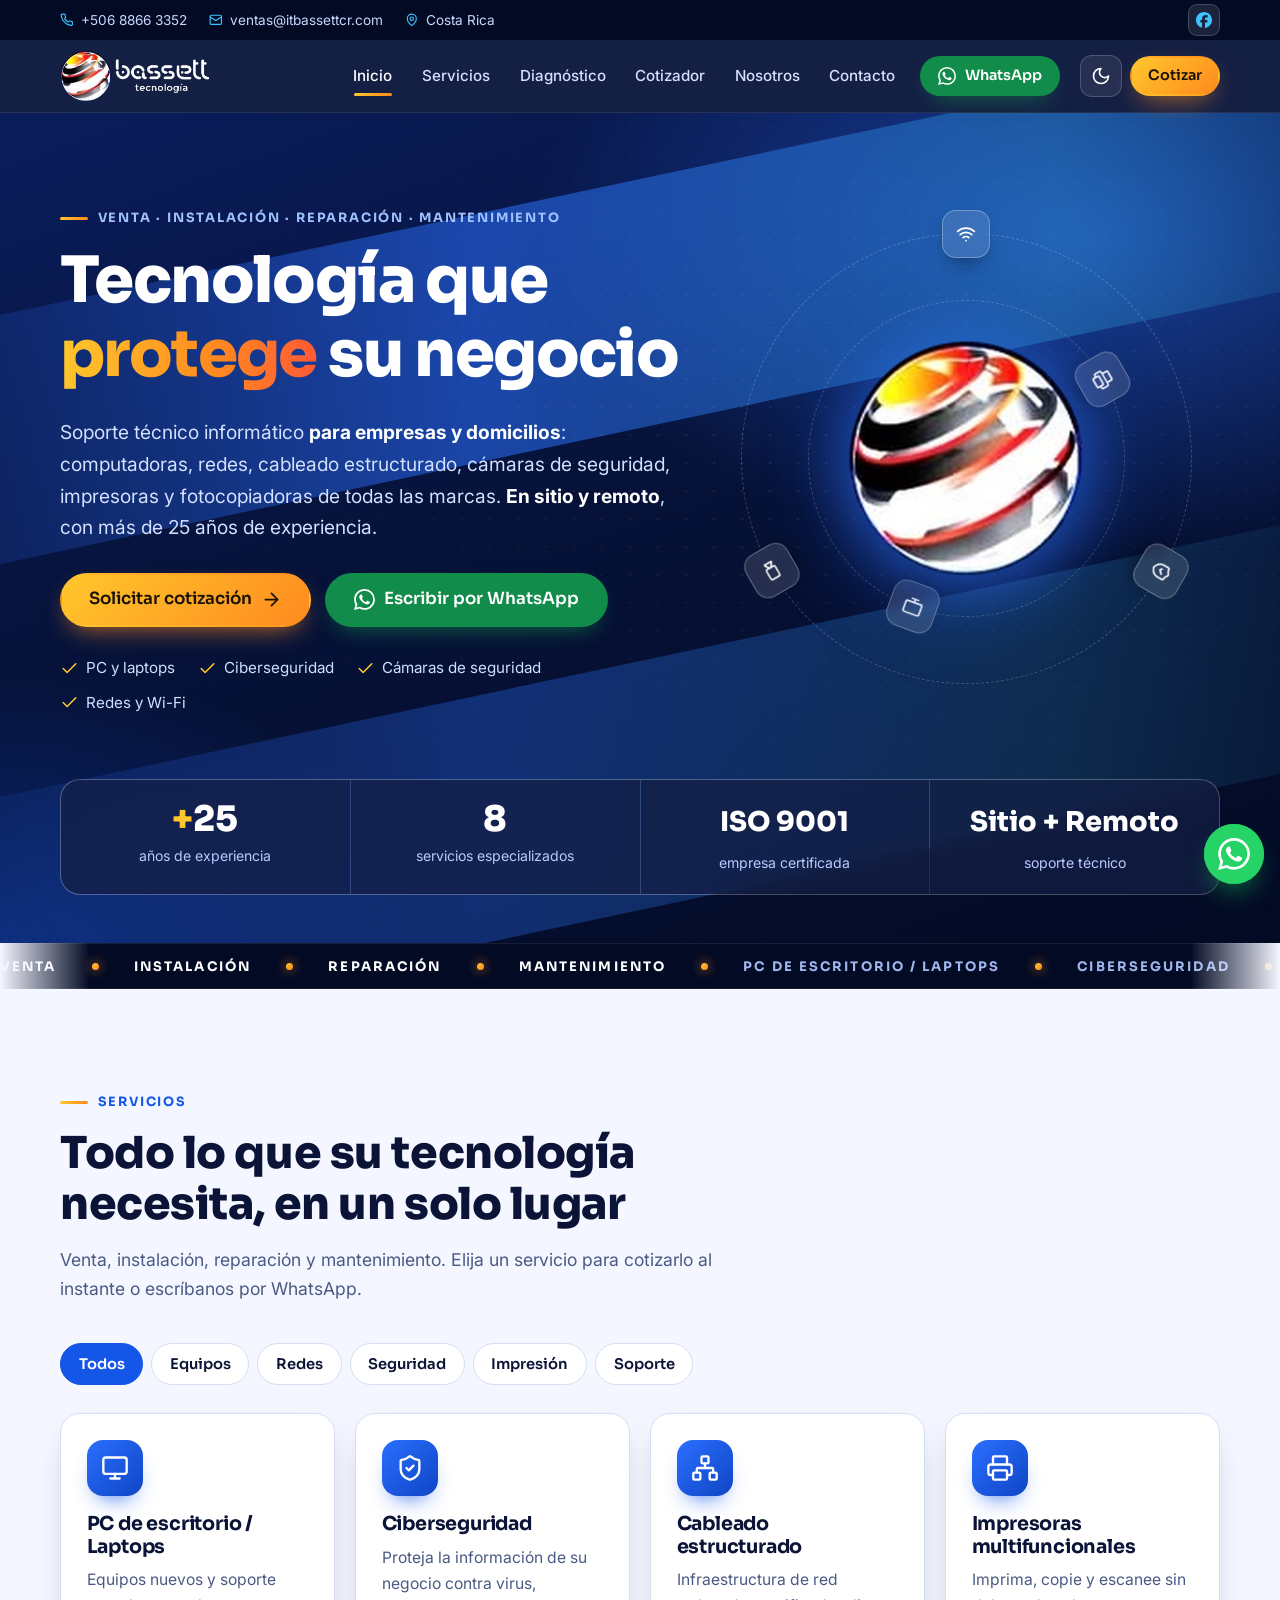
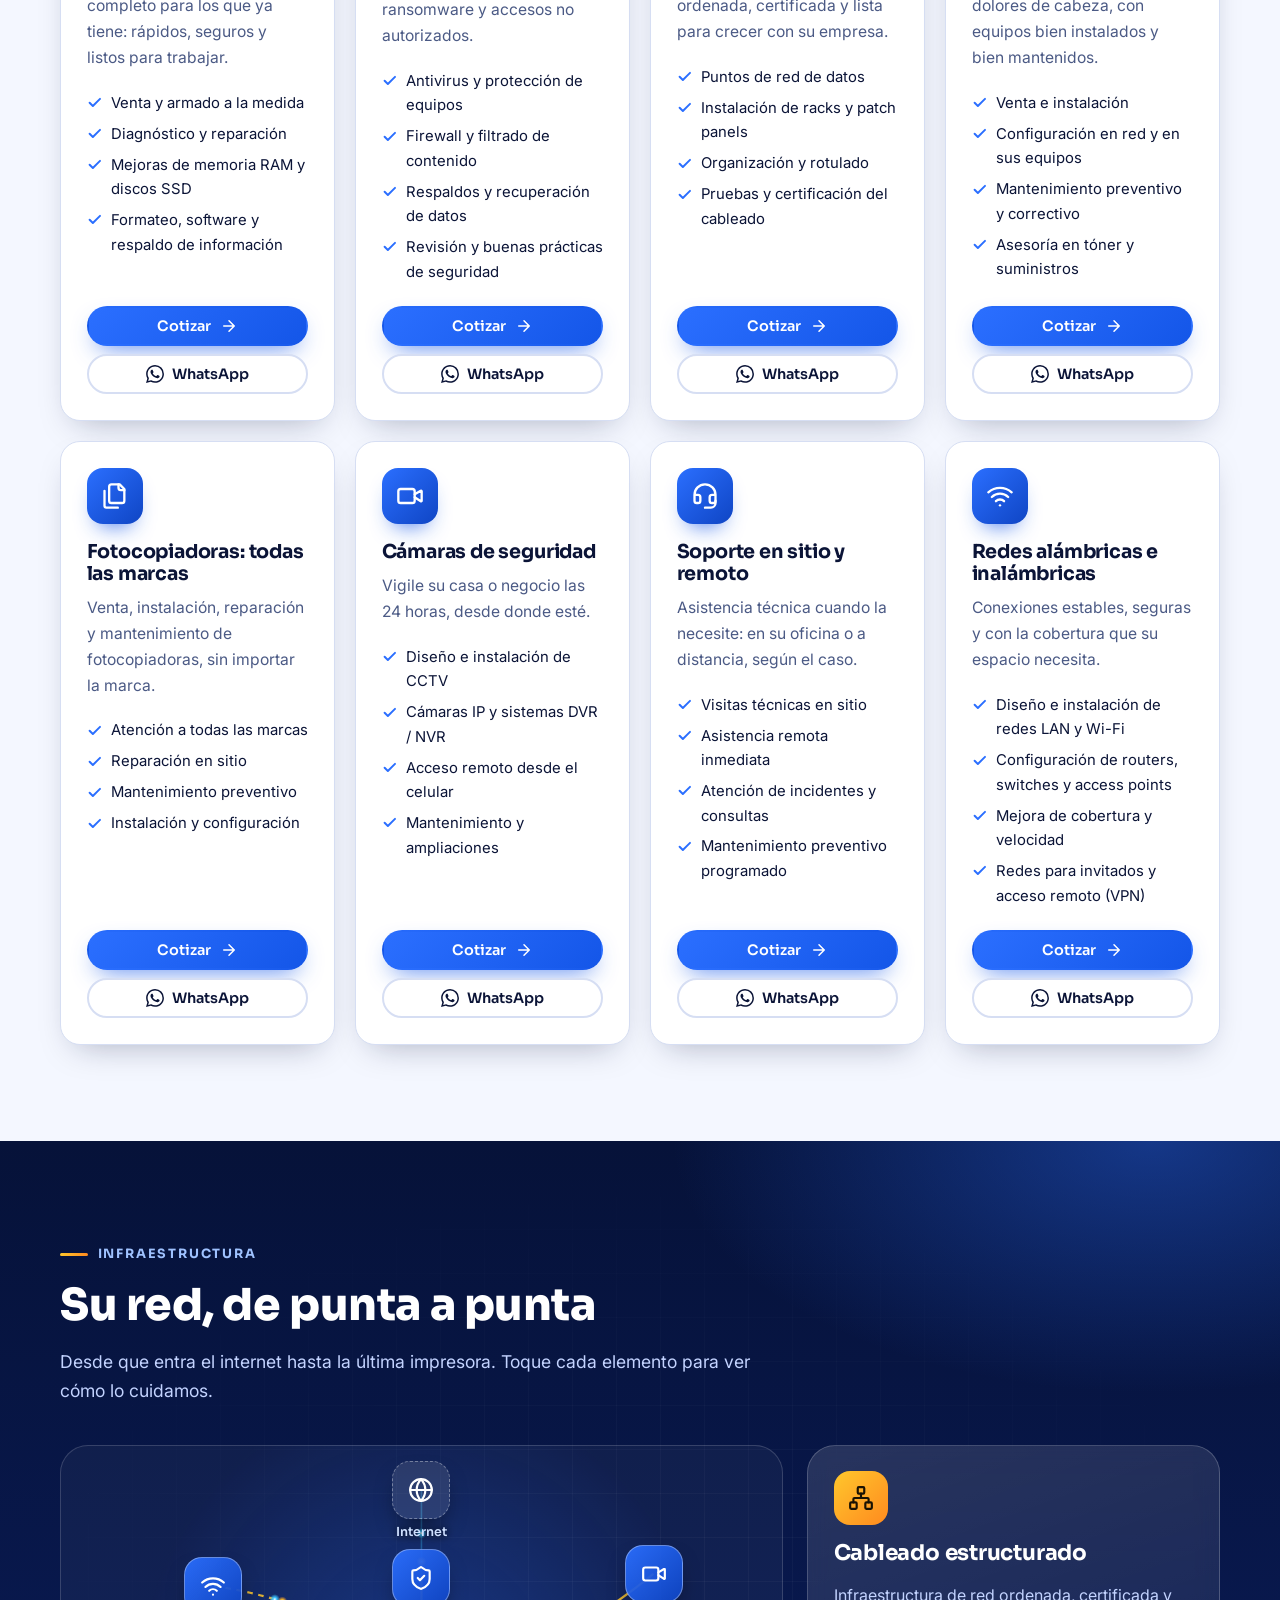
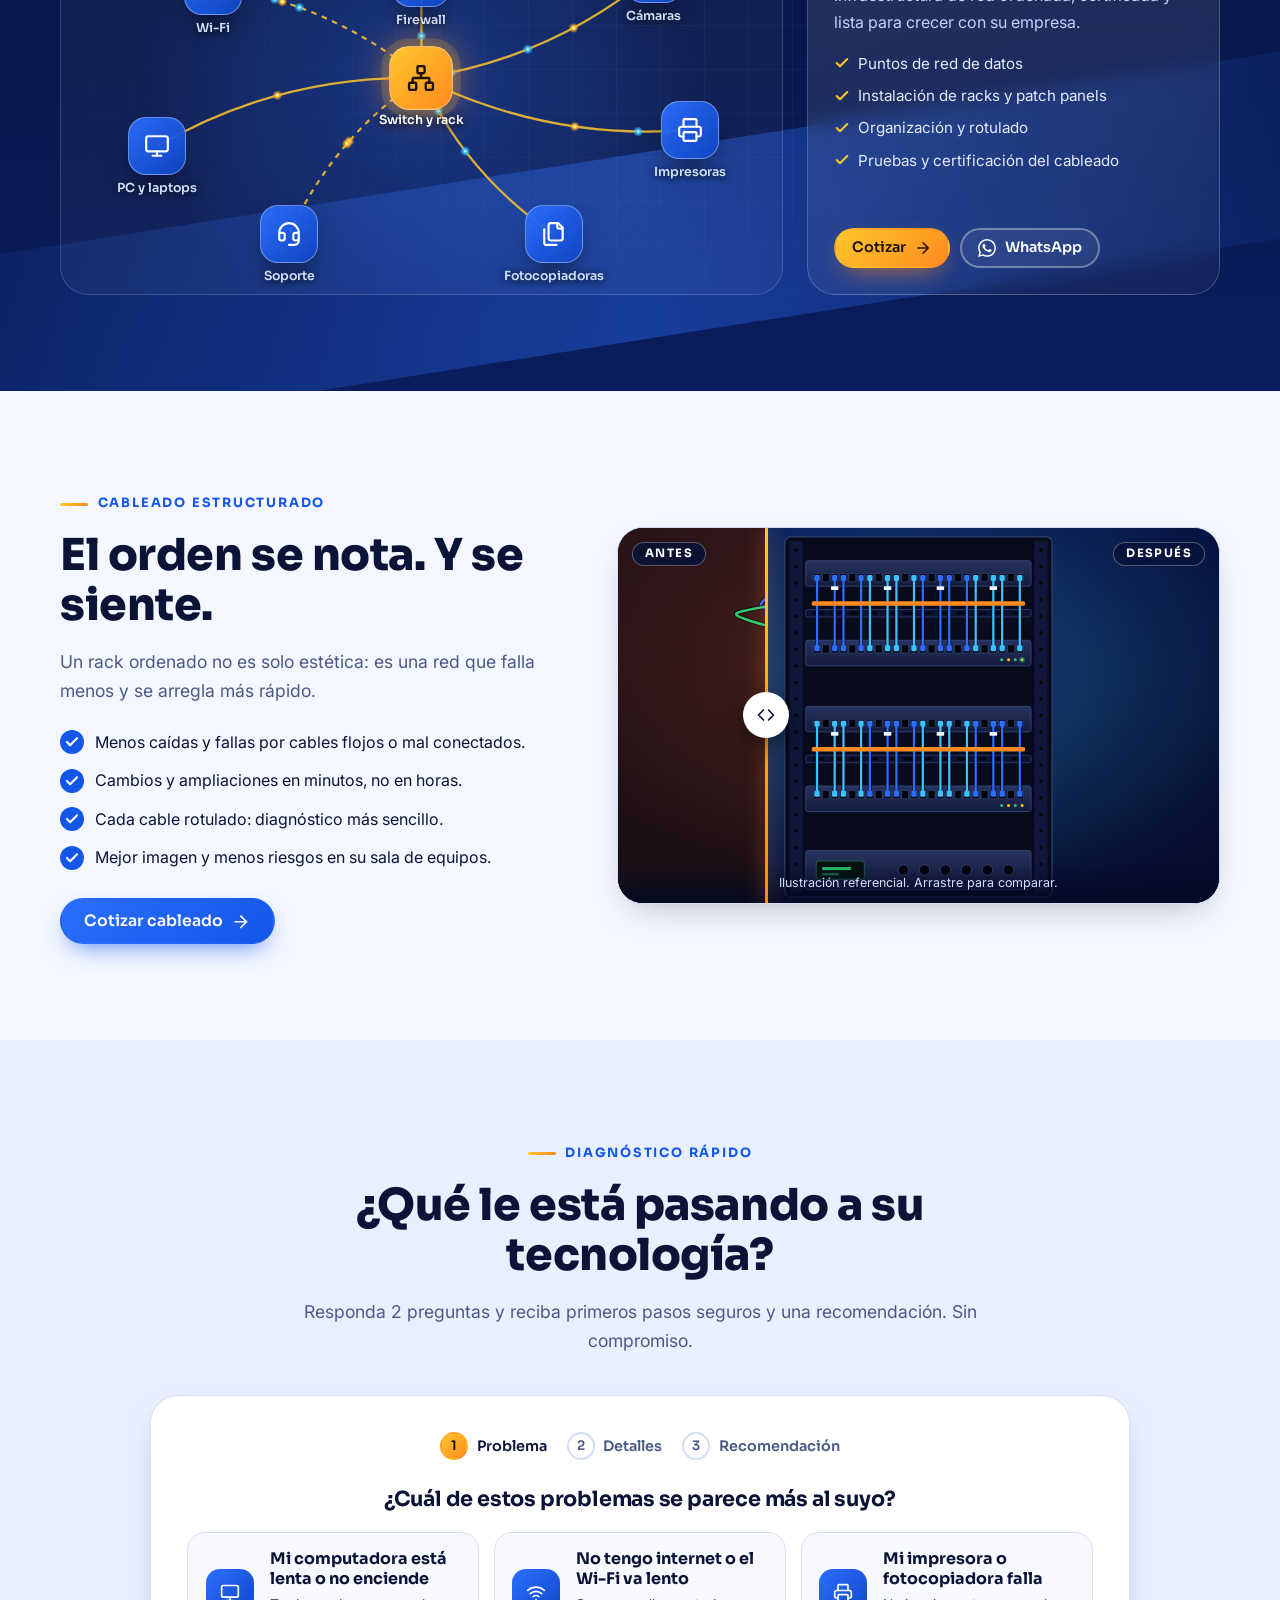
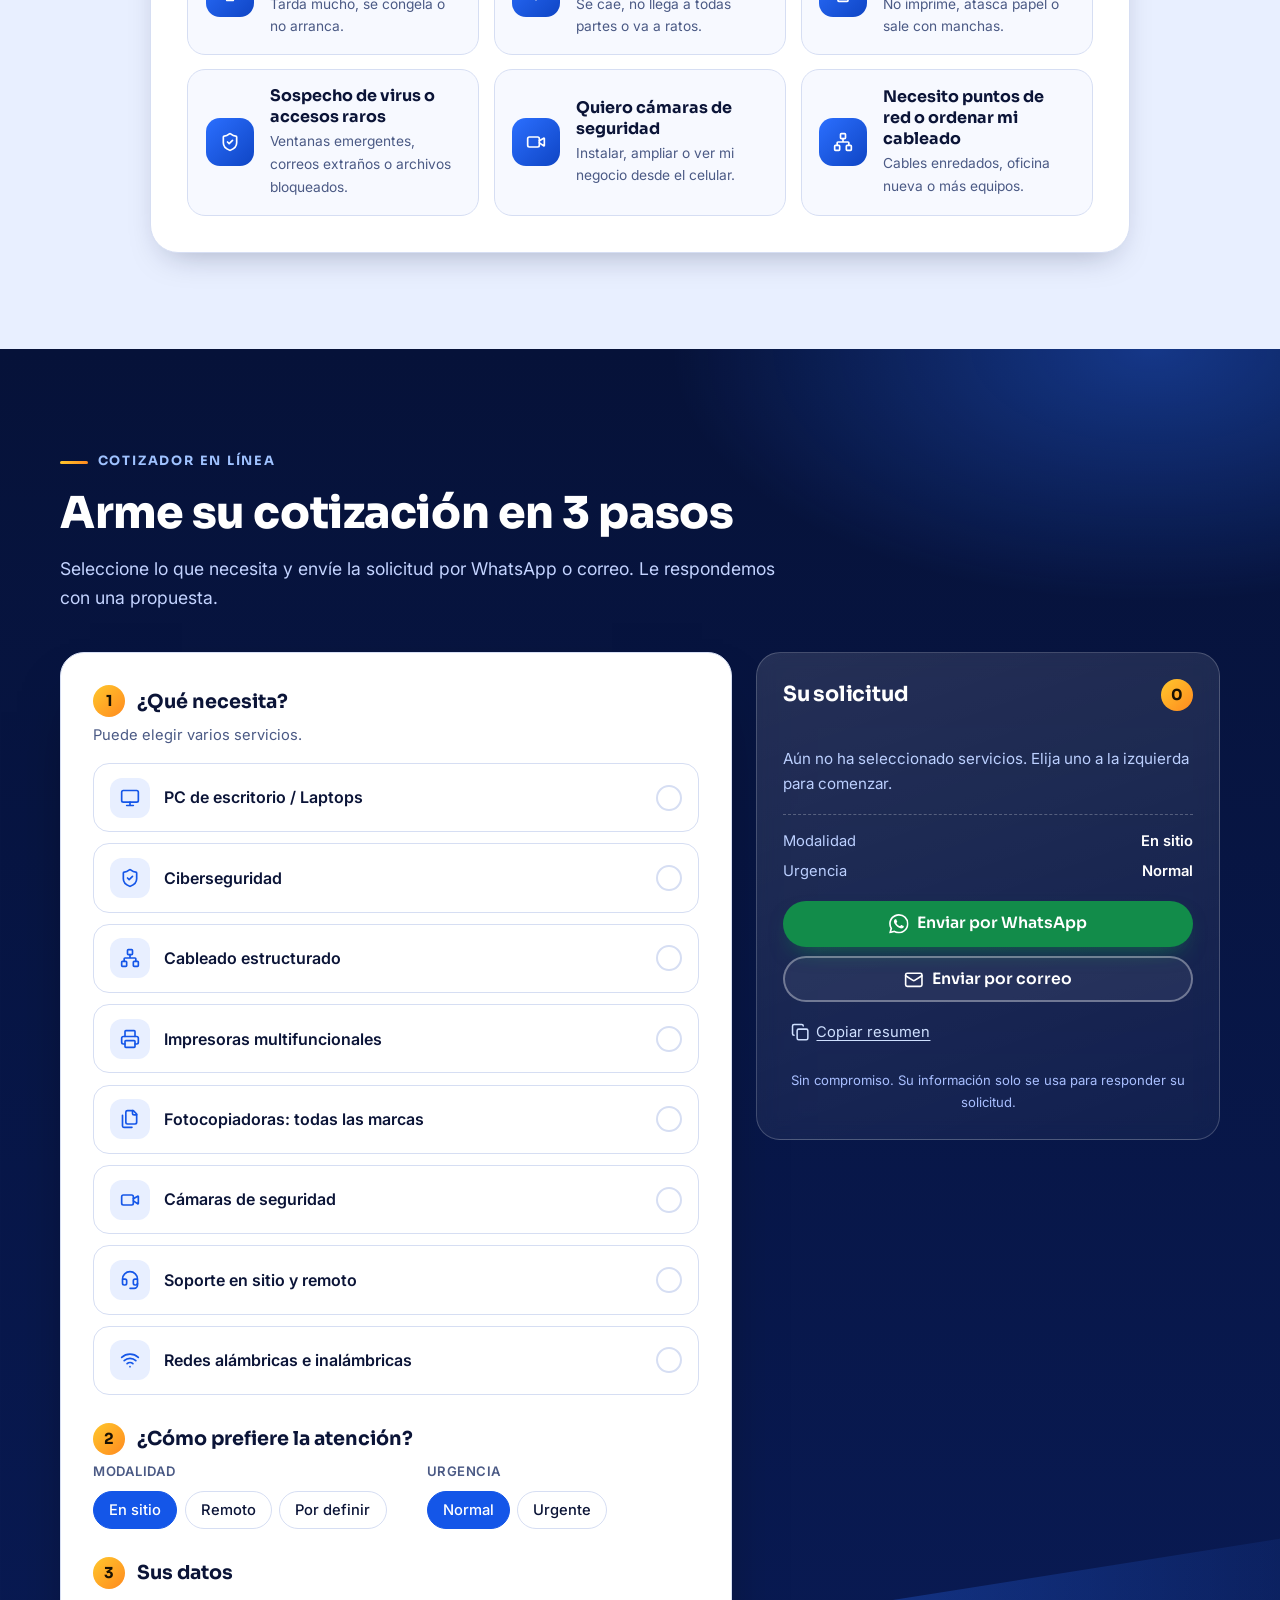
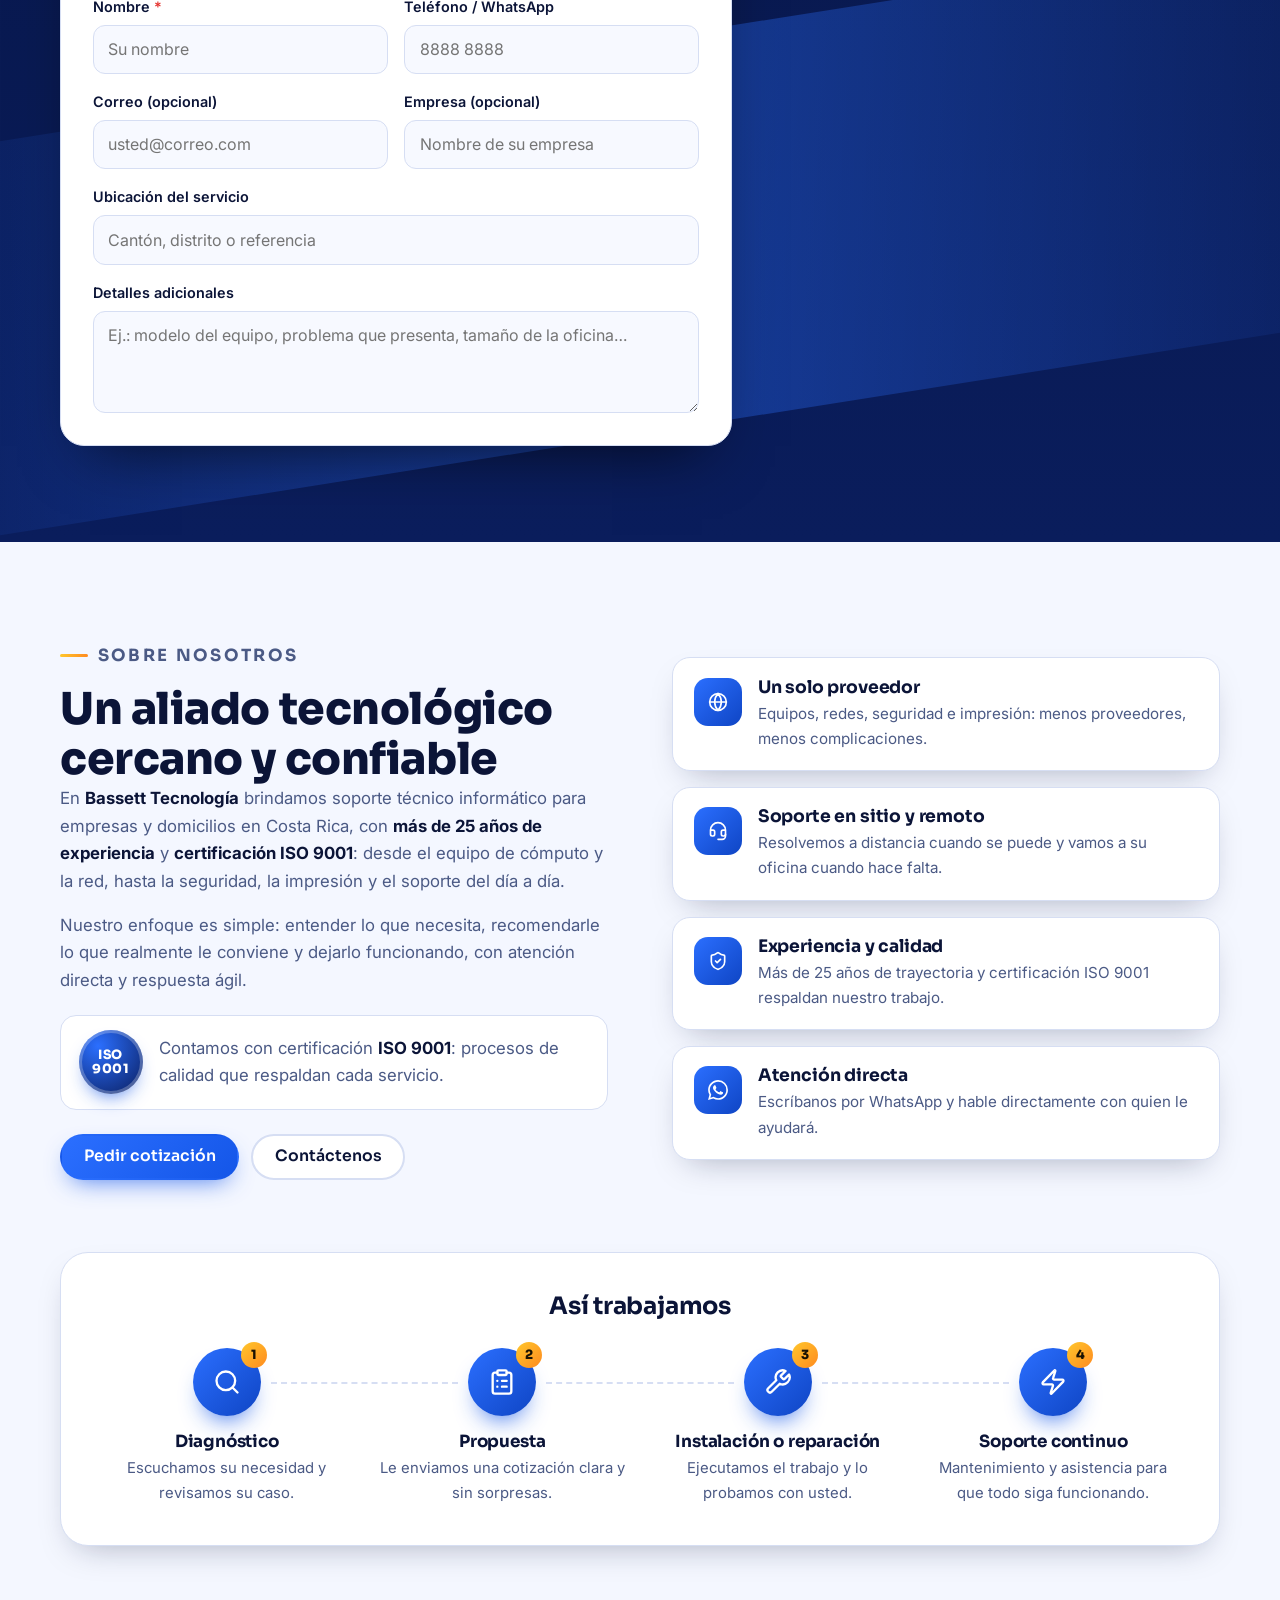
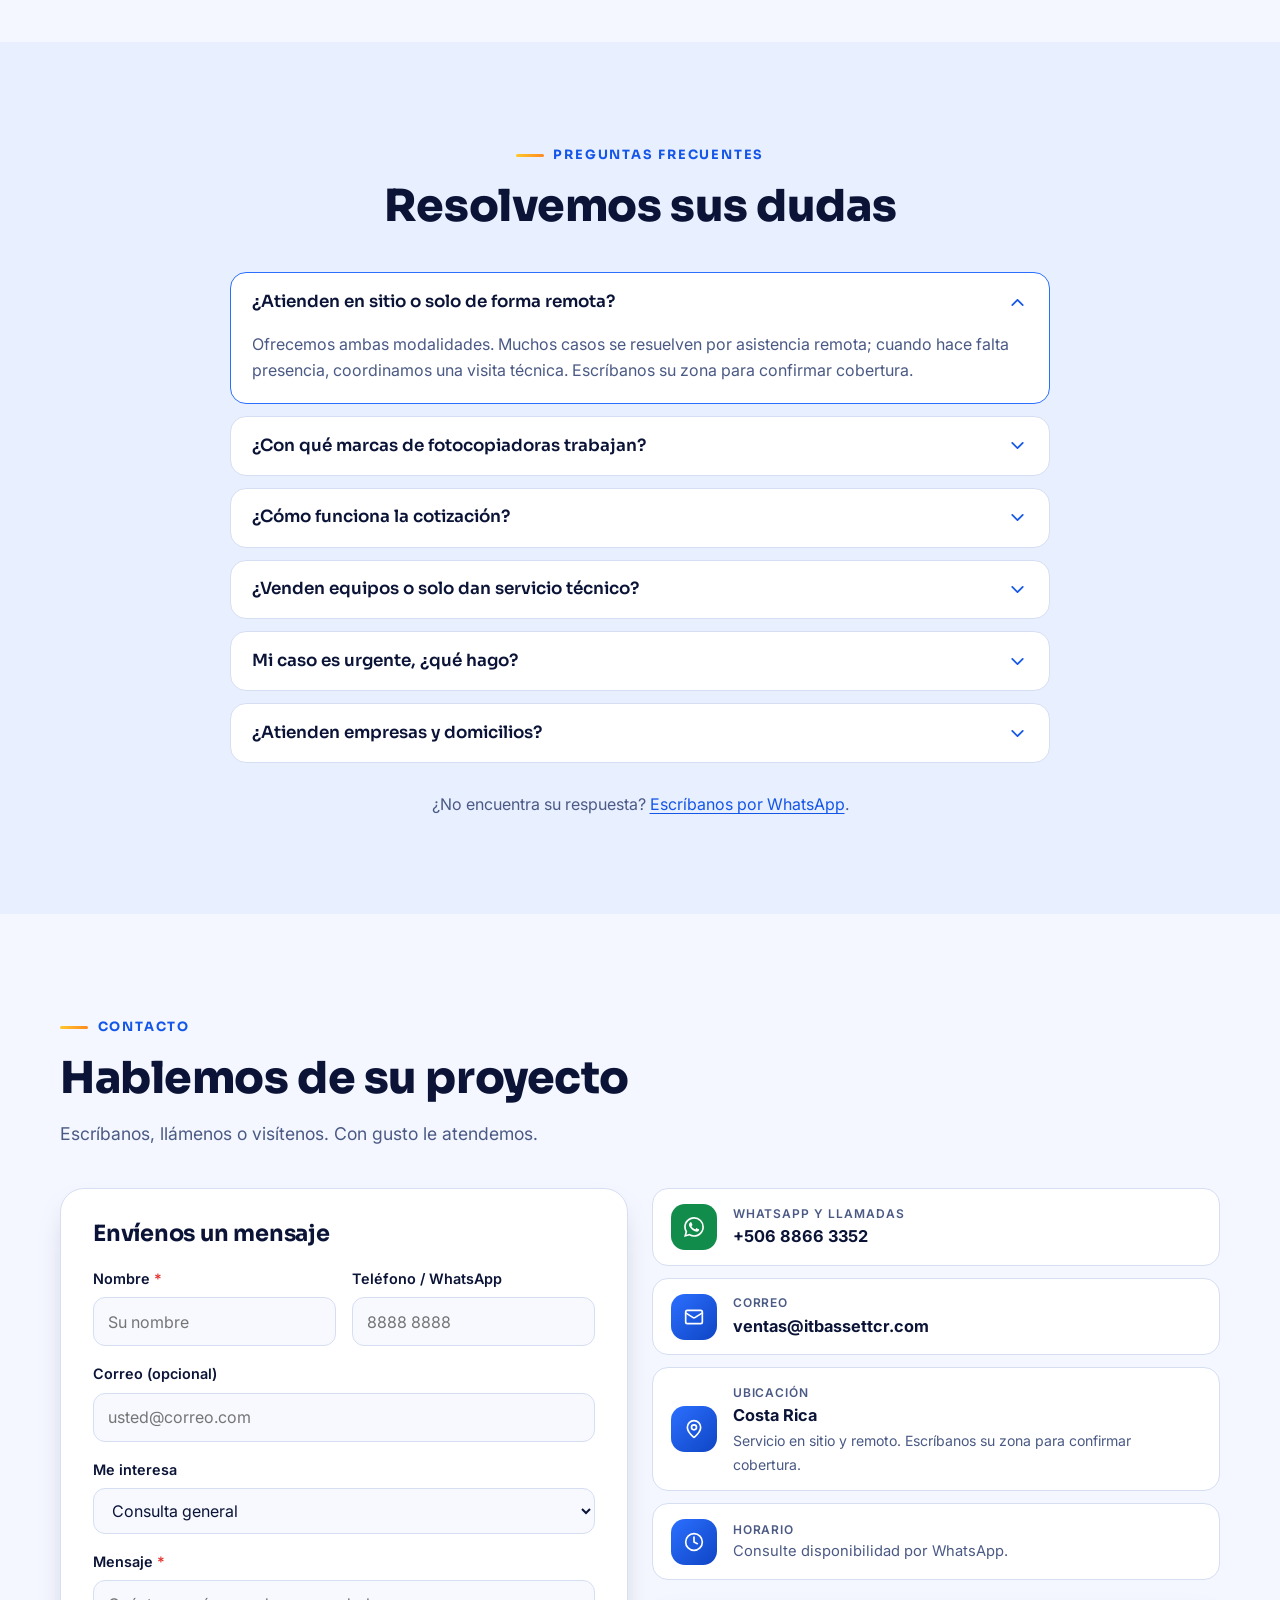
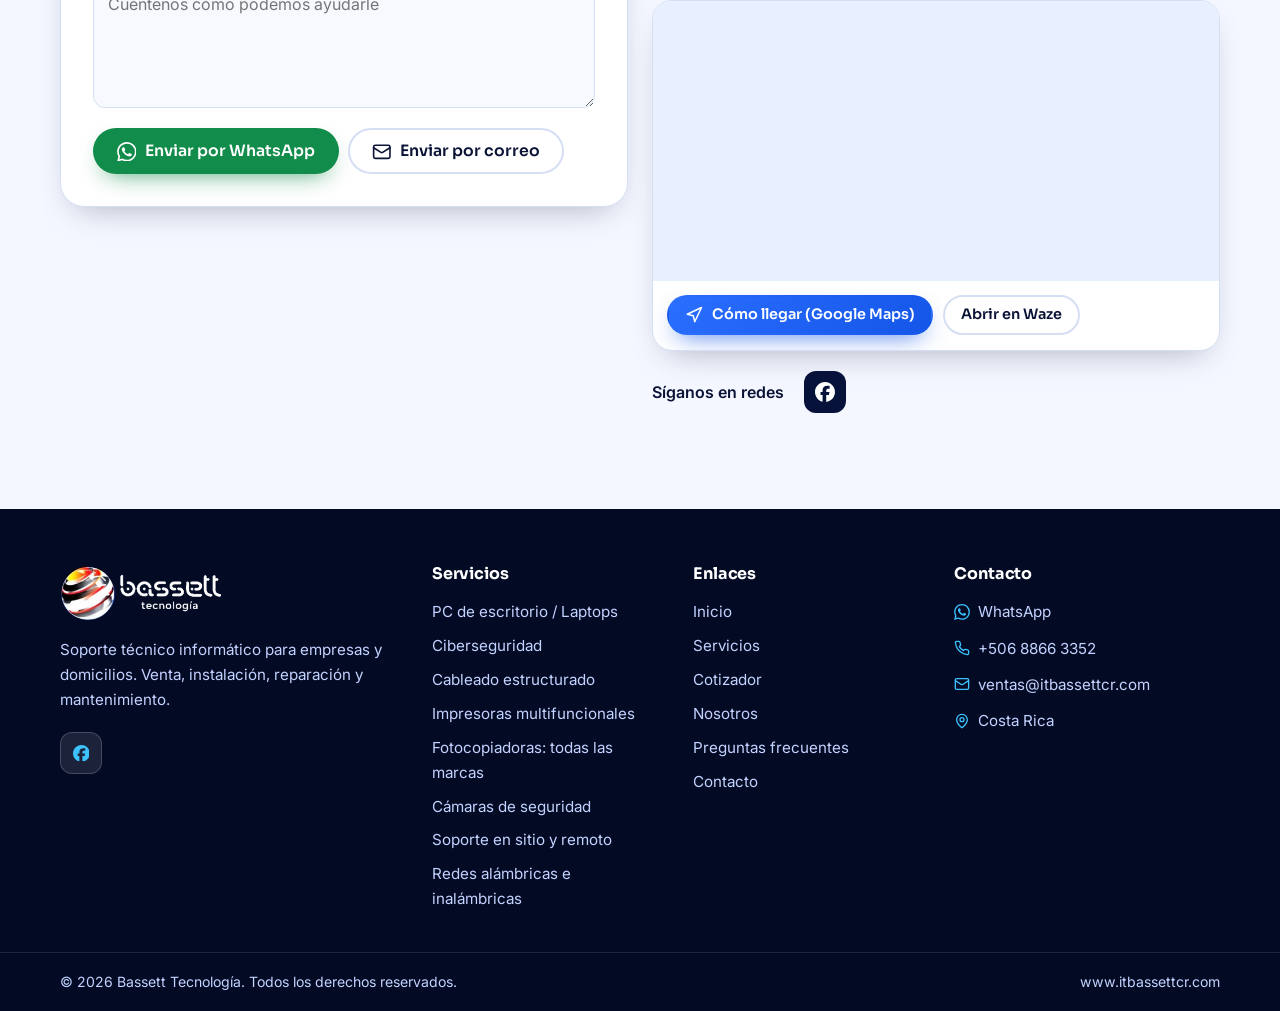
<file: index.html>
<!doctype html>
<html lang="es-CR">
<head>
  <meta charset="utf-8">
  <meta name="viewport" content="width=device-width, initial-scale=1">
  <title>Bassett Tecnología | Computadoras, redes, cámaras y soporte técnico en Costa Rica</title>
  <meta name="description" content="Soporte técnico informático para empresas y domicilios en Costa Rica. Venta, instalación, reparación y mantenimiento de computadoras, redes, cámaras de seguridad, impresoras y fotocopiadoras. Más de 25 años de experiencia, ISO 9001. Cotice en línea.">
  <meta name="theme-color" content="#061239">
  <link rel="canonical" href="https://www.itbassettcr.com/">

  <meta property="og:type" content="website">
  <meta property="og:locale" content="es_CR">
  <meta property="og:site_name" content="Bassett Tecnología">
  <meta property="og:title" content="Bassett Tecnología | Tecnología que mantiene su negocio en marcha">
  <meta property="og:description" content="Computadoras, redes, cámaras de seguridad, impresoras y fotocopiadoras. Soporte en sitio y remoto. Solicite su cotización.">
  <meta property="og:url" content="https://www.itbassettcr.com/">
  <meta property="og:image" content="https://www.itbassettcr.com/assets/img/og-image.jpg">
  <meta name="twitter:card" content="summary_large_image">

  <link rel="icon" type="image/png" sizes="64x64" href="assets/img/favicon-64.png">
  <link rel="apple-touch-icon" href="assets/img/apple-touch-icon.png">

  <link rel="preconnect" href="https://fonts.googleapis.com">
  <link rel="preconnect" href="https://fonts.gstatic.com" crossorigin>
  <link rel="stylesheet" href="https://fonts.googleapis.com/css2?family=Inter:wght@400;500;600&family=Sora:wght@600;700;800&display=swap">
  <link rel="stylesheet" href="assets/css/styles.css">

  <script>
    /* Aplica el tema antes de pintar para evitar parpadeos. */
    (function () {
      var t = null;
      try { t = localStorage.getItem('bassett-theme'); } catch (e) {}
      if (t !== 'dark' && t !== 'light') {
        t = (window.matchMedia && matchMedia('(prefers-color-scheme: dark)').matches) ? 'dark' : 'light';
      }
      document.documentElement.setAttribute('data-theme', t);
      document.documentElement.classList.add('js');
    })();
  </script>
</head>
<body>
  <a class="skip" href="#contenido">Saltar al contenido</a>
  <div class="progress" id="progress" aria-hidden="true"></div>

  <!-- ====================== ICONOS (sprite SVG) ====================== -->
  <svg width="0" height="0" style="position:absolute" aria-hidden="true" focusable="false">
    <defs>
      <symbol id="i-monitor" viewBox="0 0 24 24"><rect x="2" y="3" width="20" height="14" rx="2"/><path d="M8 21h8M12 17v4"/></symbol>
      <symbol id="i-shield" viewBox="0 0 24 24"><path d="M20 13c0 5-3.5 7.5-7.66 8.95a1 1 0 0 1-.67-.01C7.5 20.5 4 18 4 13V6a1 1 0 0 1 1-1c2 0 4.5-1.2 6.24-2.72a1.17 1.17 0 0 1 1.52 0C14.51 3.81 17 5 19 5a1 1 0 0 1 1 1z"/><path d="m9 12 2 2 4-4"/></symbol>
      <symbol id="i-network" viewBox="0 0 24 24"><rect x="16" y="16" width="6" height="6" rx="1"/><rect x="2" y="16" width="6" height="6" rx="1"/><rect x="9" y="2" width="6" height="6" rx="1"/><path d="M5 16v-3a1 1 0 0 1 1-1h12a1 1 0 0 1 1 1v3M12 12V8"/></symbol>
      <symbol id="i-printer" viewBox="0 0 24 24"><path d="M6 18H4a2 2 0 0 1-2-2v-5a2 2 0 0 1 2-2h16a2 2 0 0 1 2 2v5a2 2 0 0 1-2 2h-2"/><path d="M6 9V3a1 1 0 0 1 1-1h10a1 1 0 0 1 1 1v6"/><rect x="6" y="14" width="12" height="8" rx="1"/></symbol>
      <symbol id="i-files" viewBox="0 0 24 24"><path d="M20 7h-3a2 2 0 0 1-2-2V2"/><path d="M9 18a2 2 0 0 1-2-2V4a2 2 0 0 1 2-2h7l4 4v10a2 2 0 0 1-2 2Z"/><path d="M3 7.6v12.8A1.6 1.6 0 0 0 4.6 22h9.8"/></symbol>
      <symbol id="i-video" viewBox="0 0 24 24"><path d="m16 13 5.223 3.482a.5.5 0 0 0 .777-.416V7.87a.5.5 0 0 0-.752-.432L16 10.5"/><rect x="2" y="6" width="14" height="12" rx="2"/></symbol>
      <symbol id="i-headset" viewBox="0 0 24 24"><path d="M3 11h3a2 2 0 0 1 2 2v3a2 2 0 0 1-2 2H5a2 2 0 0 1-2-2v-5Zm0 0a9 9 0 1 1 18 0m0 0v5a2 2 0 0 1-2 2h-1a2 2 0 0 1-2-2v-3a2 2 0 0 1 2-2h3Z"/><path d="M21 16v2a4 4 0 0 1-4 4h-5"/></symbol>
      <symbol id="i-wifi" viewBox="0 0 24 24"><path d="M12 20h.01"/><path d="M2 8.82a15 15 0 0 1 20 0"/><path d="M5 12.859a10 10 0 0 1 14 0"/><path d="M8.5 16.429a5 5 0 0 1 7 0"/></symbol>
      <symbol id="i-phone" viewBox="0 0 24 24"><path d="M22 16.92v3a2 2 0 0 1-2.18 2 19.79 19.79 0 0 1-8.63-3.07 19.5 19.5 0 0 1-6-6 19.79 19.79 0 0 1-3.07-8.67A2 2 0 0 1 4.11 2h3a2 2 0 0 1 2 1.72 12.84 12.84 0 0 0 .7 2.81 2 2 0 0 1-.45 2.11L8.09 9.91a16 16 0 0 0 6 6l1.27-1.27a2 2 0 0 1 2.11-.45 12.84 12.84 0 0 0 2.81.7A2 2 0 0 1 22 16.92z"/></symbol>
      <symbol id="i-mail" viewBox="0 0 24 24"><rect width="20" height="16" x="2" y="4" rx="2"/><path d="m22 7-8.97 5.7a1.94 1.94 0 0 1-2.06 0L2 7"/></symbol>
      <symbol id="i-pin" viewBox="0 0 24 24"><path d="M20 10c0 4.993-5.539 10.193-7.399 11.799a1 1 0 0 1-1.202 0C9.539 20.193 4 14.993 4 10a8 8 0 0 1 16 0"/><circle cx="12" cy="10" r="3"/></symbol>
      <symbol id="i-clock" viewBox="0 0 24 24"><circle cx="12" cy="12" r="10"/><path d="M12 6v6l4 2"/></symbol>
      <symbol id="i-check" viewBox="0 0 24 24"><path d="M20 6 9 17l-5-5"/></symbol>
      <symbol id="i-arrow" viewBox="0 0 24 24"><path d="M5 12h14M12 5l7 7-7 7"/></symbol>
      <symbol id="i-up" viewBox="0 0 24 24"><path d="m5 12 7-7 7 7M12 19V5"/></symbol>
      <symbol id="i-menu" viewBox="0 0 24 24"><path d="M4 6h16M4 12h16M4 18h16"/></symbol>
      <symbol id="i-x" viewBox="0 0 24 24"><path d="M18 6 6 18M6 6l12 12"/></symbol>
      <symbol id="i-sun" viewBox="0 0 24 24"><circle cx="12" cy="12" r="4"/><path d="M12 2v2M12 20v2m-7.07-2.93 1.41-1.41m11.32-11.32 1.41-1.41M2 12h2m16 0h2M4.93 4.93l1.41 1.41m11.32 11.32 1.41 1.41"/></symbol>
      <symbol id="i-moon" viewBox="0 0 24 24"><path d="M12 3a6 6 0 0 0 9 9 9 9 0 1 1-9-9Z"/></symbol>
      <symbol id="i-chevron" viewBox="0 0 24 24"><path d="m6 9 6 6 6-6"/></symbol>
      <symbol id="i-send" viewBox="0 0 24 24"><path d="M14.536 21.686a.5.5 0 0 0 .937-.024l6.5-19a.496.496 0 0 0-.635-.635l-19 6.5a.5.5 0 0 0-.024.937l7.93 3.18a2 2 0 0 1 1.112 1.11z"/><path d="m21.854 2.147-10.94 10.939"/></symbol>
      <symbol id="i-copy" viewBox="0 0 24 24"><rect width="14" height="14" x="8" y="8" rx="2" ry="2"/><path d="M4 16c-1.1 0-2-.9-2-2V4c0-1.1.9-2 2-2h10c1.1 0 2 .9 2 2"/></symbol>
      <symbol id="i-refresh" viewBox="0 0 24 24"><path d="M3 12a9 9 0 1 0 9-9 9.75 9.75 0 0 0-6.74 2.74L3 8"/><path d="M3 3v5h5"/></symbol>
      <symbol id="i-back" viewBox="0 0 24 24"><path d="m12 19-7-7 7-7M19 12H5"/></symbol>
      <symbol id="i-lr" viewBox="0 0 24 24"><path d="m9 18-6-6 6-6M15 6l6 6-6 6"/></symbol>
      <symbol id="i-plus" viewBox="0 0 24 24"><path d="M5 12h14M12 5v14"/></symbol>
      <symbol id="i-minus" viewBox="0 0 24 24"><path d="M5 12h14"/></symbol>
      <symbol id="i-search" viewBox="0 0 24 24"><circle cx="11" cy="11" r="8"/><path d="m21 21-4.3-4.3"/></symbol>
      <symbol id="i-clipboard" viewBox="0 0 24 24"><rect width="8" height="4" x="8" y="2" rx="1" ry="1"/><path d="M16 4h2a2 2 0 0 1 2 2v14a2 2 0 0 1-2 2H6a2 2 0 0 1-2-2V6a2 2 0 0 1 2-2h2"/><path d="M12 11h4M12 16h4M8 11h.01M8 16h.01"/></symbol>
      <symbol id="i-wrench" viewBox="0 0 24 24"><path d="M14.7 6.3a1 1 0 0 0 0 1.4l1.6 1.6a1 1 0 0 0 1.4 0l3.77-3.77a6 6 0 0 1-7.94 7.94l-6.91 6.91a2.12 2.12 0 0 1-3-3l6.91-6.91a6 6 0 0 1 7.94-7.94l-3.76 3.76z"/></symbol>
      <symbol id="i-zap" viewBox="0 0 24 24"><path d="M4 14a1 1 0 0 1-.78-1.63l9.9-10.2a.5.5 0 0 1 .86.46l-1.92 6.02A1 1 0 0 0 13 10h7a1 1 0 0 1 .78 1.63l-9.9 10.2a.5.5 0 0 1-.86-.46l1.92-6.02A1 1 0 0 0 11 14z"/></symbol>
      <symbol id="i-globe" viewBox="0 0 24 24"><circle cx="12" cy="12" r="10"/><path d="M12 2a14.5 14.5 0 0 0 0 20 14.5 14.5 0 0 0 0-20M2 12h20"/></symbol>
      <symbol id="i-navigation" viewBox="0 0 24 24"><path d="m3 11 19-9-9 19-2-8z"/></symbol>
      <symbol id="i-instagram" viewBox="0 0 24 24"><rect width="20" height="20" x="2" y="2" rx="5" ry="5"/><path d="M16 11.37A4 4 0 1 1 12.63 8 4 4 0 0 1 16 11.37z"/><path d="M17.5 6.5h.01"/></symbol>
      <symbol id="i-youtube" viewBox="0 0 24 24"><path d="M2.5 17a24.12 24.12 0 0 1 0-10 2 2 0 0 1 1.4-1.4 49.56 49.56 0 0 1 16.2 0A2 2 0 0 1 21.5 7a24.12 24.12 0 0 1 0 10 2 2 0 0 1-1.4 1.4 49.55 49.55 0 0 1-16.2 0A2 2 0 0 1 2.5 17"/><path d="m10 15 5-3-5-3z"/></symbol>
      <symbol id="i-linkedin" viewBox="0 0 24 24"><path d="M16 8a6 6 0 0 1 6 6v7h-4v-7a2 2 0 0 0-2-2 2 2 0 0 0-2 2v7h-4v-7a6 6 0 0 1 6-6z"/><rect width="4" height="12" x="2" y="9"/><circle cx="4" cy="4" r="2"/></symbol>
      <symbol id="i-whatsapp" viewBox="0 0 24 24"><path fill="currentColor" stroke="none" d="M17.472 14.382c-.297-.149-1.758-.867-2.03-.967-.273-.099-.471-.148-.67.15-.197.297-.767.966-.94 1.164-.173.199-.347.223-.644.075-.297-.15-1.255-.463-2.39-1.475-.883-.788-1.48-1.761-1.653-2.059-.173-.297-.018-.458.13-.606.134-.133.298-.347.446-.52.149-.174.198-.298.298-.497.099-.198.05-.371-.025-.52-.075-.149-.669-1.612-.916-2.207-.242-.579-.487-.5-.669-.51-.173-.008-.371-.01-.57-.01-.198 0-.52.074-.792.372-.272.297-1.04 1.016-1.04 2.479 0 1.462 1.065 2.875 1.213 3.074.149.198 2.096 3.2 5.077 4.487.709.306 1.262.489 1.694.625.712.227 1.36.195 1.871.118.571-.085 1.758-.719 2.006-1.413.248-.694.248-1.289.173-1.413-.074-.124-.272-.198-.57-.347m-5.421 7.403h-.004a9.87 9.87 0 01-5.031-1.378l-.361-.214-3.741.982.998-3.648-.235-.374a9.86 9.86 0 01-1.51-5.26c.001-5.45 4.436-9.884 9.888-9.884 2.64 0 5.122 1.03 6.988 2.898a9.825 9.825 0 012.893 6.994c-.003 5.45-4.437 9.884-9.885 9.884m8.413-18.297A11.815 11.815 0 0012.05 0C5.495 0 .16 5.335.157 11.892c0 2.096.547 4.142 1.588 5.945L.057 24l6.305-1.654a11.882 11.882 0 005.683 1.448h.005c6.554 0 11.89-5.335 11.893-11.893a11.821 11.821 0 00-3.48-8.413Z"/></symbol>
      <symbol id="i-facebook" viewBox="0 0 24 24"><path fill="currentColor" stroke="none" d="M9.101 23.691v-7.98H6.627v-3.667h2.474v-1.58c0-4.085 1.848-5.978 5.858-5.978.401 0 .955.042 1.468.103a8.68 8.68 0 0 1 1.141.195v3.325a8.623 8.623 0 0 0-.653-.036 26.805 26.805 0 0 0-.733-.009c-.707 0-1.259.096-1.675.309a1.686 1.686 0 0 0-.679.622c-.258.42-.374.995-.374 1.752v1.297h3.919l-.386 2.103-.287 1.564h-3.246v8.245C19.396 23.238 24 18.179 24 12.044c0-6.627-5.373-12-12-12s-12 5.373-12 12c0 5.628 3.874 10.35 9.101 11.647Z"/></symbol>
      <symbol id="i-tiktok" viewBox="0 0 24 24"><path fill="currentColor" stroke="none" d="M12.525.02c1.31-.02 2.61-.01 3.91-.02.08 1.53.63 3.09 1.75 4.17 1.12 1.11 2.7 1.62 4.24 1.79v4.03c-1.44-.05-2.89-.35-4.2-.97-.57-.26-1.1-.59-1.62-.93-.01 2.92.01 5.84-.02 8.75-.08 1.4-.54 2.79-1.35 3.94-1.31 1.92-3.58 3.17-5.91 3.21-1.43.08-2.86-.31-4.08-1.03-2.02-1.19-3.44-3.37-3.65-5.71-.02-.5-.03-1-.01-1.49.18-1.9 1.12-3.72 2.58-4.96 1.66-1.44 3.98-2.13 6.15-1.72.02 1.48-.04 2.96-.04 4.44-.99-.32-2.15-.23-3.02.37-.63.41-1.11 1.04-1.36 1.75-.21.51-.15 1.07-.14 1.61.24 1.64 1.82 3.02 3.5 2.87 1.12-.01 2.19-.66 2.77-1.61.19-.33.4-.67.41-1.06.1-1.79.06-3.57.07-5.36.01-4.03-.01-8.05.02-12.07Z"/></symbol>
    </defs>
  </svg>

  <!-- ====================== BARRA SUPERIOR ====================== -->
  <div class="topbar">
    <div class="container topbar__in">
      <ul class="topbar__list">
        <li><a data-tel><svg class="icon" aria-hidden="true"><use href="#i-phone"/></svg><span data-bind="telefono"></span></a></li>
        <li><a data-mail><svg class="icon" aria-hidden="true"><use href="#i-mail"/></svg><span data-bind="correo"></span></a></li>
        <li class="topbar__hide-sm"><a href="#contacto"><svg class="icon" aria-hidden="true"><use href="#i-pin"/></svg><span data-bind="direccion"></span></a></li>
      </ul>
      <div class="socials socials--sm" data-socials aria-label="Redes sociales"></div>
    </div>
  </div>

  <!-- ====================== ENCABEZADO ====================== -->
  <header class="header" id="header">
    <div class="container header__in">
      <a class="brand" href="#inicio" aria-label="Bassett Tecnología — inicio">
        <img src="assets/img/logo-white.png" alt="Bassett Tecnología" width="1137" height="396">
      </a>

      <nav class="nav" id="nav" aria-label="Principal">
        <a href="#inicio" class="nav__link">Inicio</a>
        <a href="#servicios" class="nav__link">Servicios</a>
        <a href="#diagnostico" class="nav__link">Diagnóstico</a>
        <a href="#cotizador" class="nav__link">Cotizador</a>
        <a href="#nosotros" class="nav__link">Nosotros</a>
        <a href="#contacto" class="nav__link">Contacto</a>
        <a class="btn btn--wa btn--sm nav__wa" data-wa target="_blank" rel="noopener"><svg class="icon" aria-hidden="true"><use href="#i-whatsapp"/></svg>WhatsApp</a>
      </nav>

      <div class="header__actions">
        <button class="iconbtn" id="theme-toggle" type="button" aria-label="Cambiar entre tema claro y oscuro">
          <svg class="icon icon--moon" aria-hidden="true"><use href="#i-moon"/></svg>
          <svg class="icon icon--sun" aria-hidden="true"><use href="#i-sun"/></svg>
        </button>
        <a class="btn btn--accent btn--sm header__cta" href="#cotizador">Cotizar</a>
        <button class="iconbtn nav-toggle" id="nav-toggle" type="button" aria-expanded="false" aria-controls="nav" aria-label="Abrir menú">
          <svg class="icon icon--open" aria-hidden="true"><use href="#i-menu"/></svg>
          <svg class="icon icon--close" aria-hidden="true"><use href="#i-x"/></svg>
        </button>
      </div>
    </div>
  </header>

  <main id="contenido">
    <!-- ====================== HERO ====================== -->
    <section class="hero" id="inicio">
      <canvas class="hero__canvas" id="hero-canvas" aria-hidden="true"></canvas>
      <div class="hero__grid" aria-hidden="true"></div>
      <div class="container hero__in">
        <div class="hero__copy">
          <p class="eyebrow eyebrow--light">Venta · Instalación · Reparación · Mantenimiento</p>
          <h1 class="hero__title">
            Tecnología que
            <span class="rotator" id="rotator" data-words="conecta,protege,vigila,imprime,impulsa"><span class="rotator__word">conecta</span></span>
            su negocio
          </h1>
          <p class="hero__lead">
            Soporte técnico informático <strong>para empresas y domicilios</strong>: computadoras, redes, cableado estructurado,
            cámaras de seguridad, impresoras y fotocopiadoras de todas las marcas. <strong>En sitio y remoto</strong>,
            con más de 25 años de experiencia.
          </p>
          <div class="hero__cta">
            <a class="btn btn--accent btn--lg" href="#cotizador">Solicitar cotización <svg class="icon" aria-hidden="true"><use href="#i-arrow"/></svg></a>
            <a class="btn btn--wa btn--lg" data-wa target="_blank" rel="noopener"><svg class="icon" aria-hidden="true"><use href="#i-whatsapp"/></svg>Escribir por WhatsApp</a>
          </div>
          <ul class="hero__checks">
            <li><svg class="icon" aria-hidden="true"><use href="#i-check"/></svg>PC y laptops</li>
            <li><svg class="icon" aria-hidden="true"><use href="#i-check"/></svg>Ciberseguridad</li>
            <li><svg class="icon" aria-hidden="true"><use href="#i-check"/></svg>Cámaras de seguridad</li>
            <li><svg class="icon" aria-hidden="true"><use href="#i-check"/></svg>Redes y Wi-Fi</li>
          </ul>
        </div>

        <div class="hero__visual" aria-hidden="true">
          <div class="orbit orbit--1">
            <div class="orbit__item" style="--a:0deg"><span class="orbit__chip orbit__chip--fwd"><svg class="icon"><use href="#i-wifi"/></svg></span></div>
            <div class="orbit__item" style="--a:120deg"><span class="orbit__chip orbit__chip--fwd"><svg class="icon"><use href="#i-shield"/></svg></span></div>
            <div class="orbit__item" style="--a:240deg"><span class="orbit__chip orbit__chip--fwd"><svg class="icon"><use href="#i-video"/></svg></span></div>
          </div>
          <div class="orbit orbit--2">
            <div class="orbit__item" style="--a:60deg"><span class="orbit__chip orbit__chip--rev"><svg class="icon"><use href="#i-printer"/></svg></span></div>
            <div class="orbit__item" style="--a:200deg"><span class="orbit__chip orbit__chip--rev"><svg class="icon"><use href="#i-monitor"/></svg></span></div>
          </div>
          <img class="hero__globe" src="assets/img/globe.png" alt="" width="396" height="396">
        </div>
      </div>

      <div class="container">
        <ul class="stats" id="stats" aria-label="Datos clave"></ul>
      </div>
    </section>

    <!-- ====================== MARQUESINA ====================== -->
    <div class="marquee" aria-hidden="true"><div class="marquee__track" id="marquee"></div></div>

    <!-- ====================== SERVICIOS ====================== -->
    <section class="section" id="servicios">
      <div class="container">
        <header class="section__head reveal">
          <p class="eyebrow">Servicios</p>
          <h2 class="section__title">Todo lo que su tecnología necesita, en un solo lugar</h2>
          <p class="section__lead">Venta, instalación, reparación y mantenimiento. Elija un servicio para cotizarlo al instante o escríbanos por WhatsApp.</p>
        </header>

        <div class="filters reveal" id="filters" role="group" aria-label="Filtrar servicios por categoría"></div>
        <div class="svc-grid" id="svc-grid"></div>
      </div>
    </section>

    <!-- ====================== RED INTERACTIVA ====================== -->
    <section class="section section--dark section--net" id="red">
      <div class="container">
        <header class="section__head section__head--light reveal">
          <p class="eyebrow eyebrow--light">Infraestructura</p>
          <h2 class="section__title">Su red, de punta a punta</h2>
          <p class="section__lead">Desde que entra el internet hasta la última impresora. Toque cada elemento para ver cómo lo cuidamos.</p>
        </header>

        <div class="net reveal">
          <div class="net__stage" id="net-stage">
            <svg class="net__svg" viewBox="0 0 900 560" preserveAspectRatio="xMidYMid meet" aria-hidden="true" focusable="false">
              <defs>
                <radialGradient id="pkt-cyan"><stop offset="0" stop-color="#ffffff"/><stop offset=".35" stop-color="#3cc3ff"/><stop offset="1" stop-color="#3cc3ff" stop-opacity="0"/></radialGradient>
                <radialGradient id="pkt-gold"><stop offset="0" stop-color="#ffffff"/><stop offset=".35" stop-color="#ffc72c"/><stop offset="1" stop-color="#ff8a1f" stop-opacity="0"/></radialGradient>
              </defs>
              <g id="net-links"></g>
              <g id="net-packets"></g>
            </svg>
            <div id="net-nodes"></div>
          </div>
          <aside class="net__panel" id="net-panel" aria-live="polite" aria-label="Detalle del elemento seleccionado"></aside>
        </div>
      </div>
    </section>

    <!-- ====================== ANTES / DESPUÉS ====================== -->
    <section class="section" id="cableado">
      <div class="container">
        <div class="ba-wrap">
          <div class="ba-copy reveal">
            <p class="eyebrow">Cableado estructurado</p>
            <h2 class="section__title">El orden se nota. Y se siente.</h2>
            <p class="section__lead">Un rack ordenado no es solo estética: es una red que falla menos y se arregla más rápido.</p>
            <ul class="ticks">
              <li><svg class="icon" aria-hidden="true"><use href="#i-check"/></svg>Menos caídas y fallas por cables flojos o mal conectados.</li>
              <li><svg class="icon" aria-hidden="true"><use href="#i-check"/></svg>Cambios y ampliaciones en minutos, no en horas.</li>
              <li><svg class="icon" aria-hidden="true"><use href="#i-check"/></svg>Cada cable rotulado: diagnóstico más sencillo.</li>
              <li><svg class="icon" aria-hidden="true"><use href="#i-check"/></svg>Mejor imagen y menos riesgos en su sala de equipos.</li>
            </ul>
            <button type="button" class="btn btn--primary" data-quote="cableado">Cotizar cableado <svg class="icon" aria-hidden="true"><use href="#i-arrow"/></svg></button>
          </div>

          <figure class="ba reveal" id="ba">
            <div class="ba__layer ba__layer--after" id="ba-after"></div>
            <div class="ba__layer ba__layer--before" id="ba-before"></div>
            <span class="ba__tag ba__tag--before">Antes</span>
            <span class="ba__tag ba__tag--after">Después</span>
            <div class="ba__handle" role="slider" tabindex="0" aria-label="Comparar antes y después" aria-valuemin="0" aria-valuemax="100" aria-valuenow="50">
              <span class="ba__knob"><svg class="icon" aria-hidden="true"><use href="#i-lr"/></svg></span>
            </div>
            <figcaption class="ba__cap">Ilustración referencial. Arrastre para comparar.</figcaption>
          </figure>
        </div>
      </div>
    </section>

    <!-- ====================== DIAGNÓSTICO ====================== -->
    <section class="section section--alt" id="diagnostico">
      <div class="container">
        <header class="section__head section__head--center reveal">
          <p class="eyebrow">Diagnóstico rápido</p>
          <h2 class="section__title">¿Qué le está pasando a su tecnología?</h2>
          <p class="section__lead">Responda 2 preguntas y reciba primeros pasos seguros y una recomendación. Sin compromiso.</p>
        </header>
        <div class="diag reveal" id="diag"></div>
      </div>
    </section>

    <!-- ====================== COTIZADOR ====================== -->
    <section class="section section--dark" id="cotizador">
      <div class="container">
        <header class="section__head section__head--light reveal">
          <p class="eyebrow eyebrow--light">Cotizador en línea</p>
          <h2 class="section__title">Arme su cotización en 3 pasos</h2>
          <p class="section__lead">Seleccione lo que necesita y envíe la solicitud por WhatsApp o correo. Le respondemos con una propuesta.</p>
        </header>

        <div class="quote reveal">
          <form class="quote__form" id="quote-form" novalidate autocomplete="on">
            <fieldset class="qstep">
              <legend><span class="qstep__n">1</span>¿Qué necesita?</legend>
              <p class="qstep__hint">Puede elegir varios servicios.</p>
              <div class="qpick" id="quote-picks"></div>
              <p class="field__error" id="err-svc" role="alert" hidden>Seleccione al menos un servicio.</p>
            </fieldset>

            <fieldset class="qstep">
              <legend><span class="qstep__n">2</span>¿Cómo prefiere la atención?</legend>
              <div class="qrow">
                <div class="qgroup">
                  <span class="qgroup__label" id="lbl-modalidad">Modalidad</span>
                  <div class="seg" role="radiogroup" aria-labelledby="lbl-modalidad">
                    <label class="seg__opt"><input type="radio" name="modalidad" value="En sitio" checked><span>En sitio</span></label>
                    <label class="seg__opt"><input type="radio" name="modalidad" value="Remoto"><span>Remoto</span></label>
                    <label class="seg__opt"><input type="radio" name="modalidad" value="Por definir"><span>Por definir</span></label>
                  </div>
                </div>
                <div class="qgroup">
                  <span class="qgroup__label" id="lbl-urgencia">Urgencia</span>
                  <div class="seg" role="radiogroup" aria-labelledby="lbl-urgencia">
                    <label class="seg__opt"><input type="radio" name="urgencia" value="Normal" checked><span>Normal</span></label>
                    <label class="seg__opt"><input type="radio" name="urgencia" value="Urgente"><span>Urgente</span></label>
                  </div>
                </div>
              </div>
            </fieldset>

            <fieldset class="qstep">
              <legend><span class="qstep__n">3</span>Sus datos</legend>
              <div class="fields">
                <div class="field">
                  <label for="q-nombre">Nombre <abbr title="obligatorio">*</abbr></label>
                  <input id="q-nombre" name="nombre" type="text" autocomplete="name" placeholder="Su nombre">
                  <p class="field__error" id="err-nombre" role="alert" hidden>Indique su nombre.</p>
                </div>
                <div class="field">
                  <label for="q-telefono">Teléfono / WhatsApp</label>
                  <input id="q-telefono" name="telefono" type="tel" autocomplete="tel" inputmode="tel" placeholder="8888 8888">
                  <p class="field__error" id="err-telefono" role="alert" hidden>Ingrese un teléfono válido (mínimo 8 dígitos).</p>
                </div>
                <div class="field">
                  <label for="q-correo">Correo (opcional)</label>
                  <input id="q-correo" name="correo" type="email" autocomplete="email" placeholder="usted@correo.com">
                  <p class="field__error" id="err-correo" role="alert" hidden>Revise el formato del correo.</p>
                </div>
                <div class="field">
                  <label for="q-empresa">Empresa (opcional)</label>
                  <input id="q-empresa" name="empresa" type="text" autocomplete="organization" placeholder="Nombre de su empresa">
                </div>
                <div class="field field--full">
                  <label for="q-zona">Ubicación del servicio</label>
                  <input id="q-zona" name="zona" type="text" autocomplete="address-level2" placeholder="Cantón, distrito o referencia">
                </div>
                <div class="field field--full">
                  <label for="q-detalle">Detalles adicionales</label>
                  <textarea id="q-detalle" name="detalle" rows="3" placeholder="Ej.: modelo del equipo, problema que presenta, tamaño de la oficina…"></textarea>
                </div>
              </div>
            </fieldset>
          </form>

          <aside class="quote__summary" aria-labelledby="sum-title">
            <div class="summary">
              <div class="summary__head">
                <h3 id="sum-title">Su solicitud</h3>
                <span class="badge" id="sum-count" aria-live="polite">0</span>
              </div>
              <ul class="summary__list" id="sum-list" aria-live="polite"></ul>
              <p class="summary__empty" id="sum-empty">Aún no ha seleccionado servicios. Elija uno a la izquierda para comenzar.</p>

              <dl class="summary__meta" id="sum-meta"></dl>

              <div class="summary__estimate" id="sum-estimate" hidden>
                <span>Estimado desde</span>
                <strong id="sum-total"></strong>
                <small>Precio referencial sujeto a diagnóstico o visita técnica.</small>
              </div>

              <div class="summary__actions">
                <button type="button" class="btn btn--wa btn--block" id="q-send-wa"><svg class="icon" aria-hidden="true"><use href="#i-whatsapp"/></svg>Enviar por WhatsApp</button>
                <button type="button" class="btn btn--primary btn--block" id="q-send-endpoint" hidden><svg class="icon" aria-hidden="true"><use href="#i-send"/></svg>Enviar solicitud</button>
                <button type="button" class="btn btn--ghost btn--block" id="q-send-mail"><svg class="icon" aria-hidden="true"><use href="#i-mail"/></svg>Enviar por correo</button>
                <button type="button" class="linkbtn" id="q-copy"><svg class="icon" aria-hidden="true"><use href="#i-copy"/></svg>Copiar resumen</button>
              </div>
              <p class="summary__note">Sin compromiso. Su información solo se usa para responder su solicitud.</p>
            </div>
          </aside>
        </div>
      </div>
    </section>

    <!-- ====================== NOSOTROS ====================== -->
    <section class="section" id="nosotros">
      <div class="container">
        <div class="about">
          <div class="about__copy reveal">
            <p class="eyebrow">Sobre nosotros</p>
            <h2 class="section__title">Un aliado tecnológico cercano y confiable</h2>
            <p>En <strong>Bassett Tecnología</strong> brindamos soporte técnico informático para empresas y domicilios en Costa Rica, con <strong>más de 25 años de experiencia</strong> y <strong>certificación ISO 9001</strong>: desde el equipo de cómputo y la red, hasta la seguridad, la impresión y el soporte del día a día.</p>
            <p>Nuestro enfoque es simple: entender lo que necesita, recomendarle lo que realmente le conviene y dejarlo funcionando, con atención directa y respuesta ágil.</p>
            <p class="iso"><span class="iso__badge" aria-hidden="true">ISO<br>9001</span><span>Contamos con certificación <strong>ISO 9001</strong>: procesos de calidad que respaldan cada servicio.</span></p>
            <div class="about__cta">
              <a class="btn btn--primary" href="#cotizador">Pedir cotización</a>
              <a class="btn btn--outline" href="#contacto">Contáctenos</a>
            </div>
          </div>

          <ul class="values">
            <li class="value reveal">
              <span class="value__icon"><svg class="icon" aria-hidden="true"><use href="#i-globe"/></svg></span>
              <div><h3>Un solo proveedor</h3><p>Equipos, redes, seguridad e impresión: menos proveedores, menos complicaciones.</p></div>
            </li>
            <li class="value reveal">
              <span class="value__icon"><svg class="icon" aria-hidden="true"><use href="#i-headset"/></svg></span>
              <div><h3>Soporte en sitio y remoto</h3><p>Resolvemos a distancia cuando se puede y vamos a su oficina cuando hace falta.</p></div>
            </li>
            <li class="value reveal">
              <span class="value__icon"><svg class="icon" aria-hidden="true"><use href="#i-shield"/></svg></span>
              <div><h3>Experiencia y calidad</h3><p>Más de 25 años de trayectoria y certificación ISO 9001 respaldan nuestro trabajo.</p></div>
            </li>
            <li class="value reveal">
              <span class="value__icon"><svg class="icon" aria-hidden="true"><use href="#i-whatsapp"/></svg></span>
              <div><h3>Atención directa</h3><p>Escríbanos por WhatsApp y hable directamente con quien le ayudará.</p></div>
            </li>
          </ul>
        </div>

        <div class="process reveal">
          <h3 class="process__title">Así trabajamos</h3>
          <ol class="process__steps">
            <li><span class="process__icon"><svg class="icon" aria-hidden="true"><use href="#i-search"/></svg></span><h4>Diagnóstico</h4><p>Escuchamos su necesidad y revisamos su caso.</p></li>
            <li><span class="process__icon"><svg class="icon" aria-hidden="true"><use href="#i-clipboard"/></svg></span><h4>Propuesta</h4><p>Le enviamos una cotización clara y sin sorpresas.</p></li>
            <li><span class="process__icon"><svg class="icon" aria-hidden="true"><use href="#i-wrench"/></svg></span><h4>Instalación o reparación</h4><p>Ejecutamos el trabajo y lo probamos con usted.</p></li>
            <li><span class="process__icon"><svg class="icon" aria-hidden="true"><use href="#i-zap"/></svg></span><h4>Soporte continuo</h4><p>Mantenimiento y asistencia para que todo siga funcionando.</p></li>
          </ol>
        </div>
      </div>
    </section>

    <!-- ====================== PREGUNTAS ====================== -->
    <section class="section section--alt" id="preguntas">
      <div class="container container--narrow">
        <header class="section__head section__head--center reveal">
          <p class="eyebrow">Preguntas frecuentes</p>
          <h2 class="section__title">Resolvemos sus dudas</h2>
        </header>
        <div class="faq reveal" id="faq"></div>
        <p class="faq__more reveal">¿No encuentra su respuesta? <a data-wa data-msg="Hola Bassett Tecnología, tengo una consulta:" target="_blank" rel="noopener">Escríbanos por WhatsApp</a>.</p>
      </div>
    </section>

    <!-- ====================== CONTACTO ====================== -->
    <section class="section" id="contacto">
      <div class="container">
        <header class="section__head reveal">
          <p class="eyebrow">Contacto</p>
          <h2 class="section__title">Hablemos de su proyecto</h2>
          <p class="section__lead">Escríbanos, llámenos o visítenos. Con gusto le atendemos.</p>
        </header>

        <div class="contact">
          <form class="cform reveal" id="contact-form" novalidate>
            <h3>Envíenos un mensaje</h3>
            <div class="fields">
              <div class="field">
                <label for="c-nombre">Nombre <abbr title="obligatorio">*</abbr></label>
                <input id="c-nombre" name="nombre" type="text" autocomplete="name" placeholder="Su nombre">
                <p class="field__error" id="cerr-nombre" role="alert" hidden>Indique su nombre.</p>
              </div>
              <div class="field">
                <label for="c-telefono">Teléfono / WhatsApp</label>
                <input id="c-telefono" name="telefono" type="tel" autocomplete="tel" inputmode="tel" placeholder="8888 8888">
                <p class="field__error" id="cerr-telefono" role="alert" hidden>Ingrese un teléfono válido (mínimo 8 dígitos).</p>
              </div>
              <div class="field field--full">
                <label for="c-correo">Correo (opcional)</label>
                <input id="c-correo" name="correo" type="email" autocomplete="email" placeholder="usted@correo.com">
                <p class="field__error" id="cerr-correo" role="alert" hidden>Revise el formato del correo.</p>
              </div>
              <div class="field field--full">
                <label for="c-asunto">Me interesa</label>
                <select id="c-asunto" name="asunto"></select>
              </div>
              <div class="field field--full">
                <label for="c-mensaje">Mensaje <abbr title="obligatorio">*</abbr></label>
                <textarea id="c-mensaje" name="mensaje" rows="4" placeholder="Cuéntenos cómo podemos ayudarle"></textarea>
                <p class="field__error" id="cerr-mensaje" role="alert" hidden>Escriba su mensaje.</p>
              </div>
            </div>
            <div class="cform__actions">
              <button type="button" class="btn btn--wa" id="c-send-wa"><svg class="icon" aria-hidden="true"><use href="#i-whatsapp"/></svg>Enviar por WhatsApp</button>
              <button type="button" class="btn btn--primary" id="c-send-endpoint" hidden><svg class="icon" aria-hidden="true"><use href="#i-send"/></svg>Enviar mensaje</button>
              <button type="button" class="btn btn--outline" id="c-send-mail"><svg class="icon" aria-hidden="true"><use href="#i-mail"/></svg>Enviar por correo</button>
            </div>
          </form>

          <div class="cside reveal">
            <ul class="cards">
              <li><a class="ccard" data-wa target="_blank" rel="noopener"><span class="ccard__icon ccard__icon--wa"><svg class="icon" aria-hidden="true"><use href="#i-whatsapp"/></svg></span><span><small id="wa-label">WhatsApp</small><strong data-bind="telefono"></strong></span></a></li>
              <li id="card-tel"><a class="ccard" data-tel><span class="ccard__icon"><svg class="icon" aria-hidden="true"><use href="#i-phone"/></svg></span><span><small>Teléfono</small><strong data-bind="telefono"></strong></span></a></li>
              <li><a class="ccard" data-mail><span class="ccard__icon"><svg class="icon" aria-hidden="true"><use href="#i-mail"/></svg></span><span><small>Correo</small><strong data-bind="correo"></strong></span></a></li>
              <li><div class="ccard"><span class="ccard__icon"><svg class="icon" aria-hidden="true"><use href="#i-pin"/></svg></span><span><small>Ubicación</small><strong data-bind="direccion"></strong><em data-bind="direccionDetalle"></em></span></div></li>
              <li><div class="ccard"><span class="ccard__icon"><svg class="icon" aria-hidden="true"><use href="#i-clock"/></svg></span><span><small>Horario</small><span id="horario"></span></span></div></li>
            </ul>

            <div class="map">
              <iframe id="map-frame" title="Mapa de ubicación de Bassett Tecnología" loading="lazy" referrerpolicy="no-referrer-when-downgrade" allowfullscreen></iframe>
              <div class="map__actions">
                <a class="btn btn--primary btn--sm" id="map-google" target="_blank" rel="noopener"><svg class="icon" aria-hidden="true"><use href="#i-navigation"/></svg>Cómo llegar (Google Maps)</a>
                <a class="btn btn--outline btn--sm" id="map-waze" target="_blank" rel="noopener">Abrir en Waze</a>
              </div>
            </div>

            <div class="follow">
              <span>Síganos en redes</span>
              <div class="socials" data-socials aria-label="Redes sociales"></div>
            </div>
          </div>
        </div>
      </div>
    </section>
  </main>

  <!-- ====================== PIE DE PÁGINA ====================== -->
  <footer class="footer">
    <div class="container footer__in">
      <div class="footer__brand">
        <img src="assets/img/logo-white.png" alt="Bassett Tecnología" width="1137" height="396" loading="lazy">
        <p>Soporte técnico informático para empresas y domicilios. Venta, instalación, reparación y mantenimiento.</p>
        <div class="socials" data-socials aria-label="Redes sociales"></div>
      </div>
      <nav class="footer__col" aria-label="Servicios">
        <h4>Servicios</h4>
        <ul id="footer-services"></ul>
      </nav>
      <nav class="footer__col" aria-label="Enlaces">
        <h4>Enlaces</h4>
        <ul>
          <li><a href="#inicio">Inicio</a></li>
          <li><a href="#servicios">Servicios</a></li>
          <li><a href="#cotizador">Cotizador</a></li>
          <li><a href="#nosotros">Nosotros</a></li>
          <li><a href="#preguntas">Preguntas frecuentes</a></li>
          <li><a href="#contacto">Contacto</a></li>
        </ul>
      </nav>
      <div class="footer__col">
        <h4>Contacto</h4>
        <ul>
          <li><a data-wa target="_blank" rel="noopener"><svg class="icon" aria-hidden="true"><use href="#i-whatsapp"/></svg>WhatsApp</a></li>
          <li><a data-tel><svg class="icon" aria-hidden="true"><use href="#i-phone"/></svg><span data-bind="telefono"></span></a></li>
          <li><a data-mail><svg class="icon" aria-hidden="true"><use href="#i-mail"/></svg><span data-bind="correo"></span></a></li>
          <li><span class="footer__static"><svg class="icon" aria-hidden="true"><use href="#i-pin"/></svg><span data-bind="direccion"></span></span></li>
        </ul>
      </div>
    </div>
    <div class="footer__bar">
      <div class="container footer__bar-in">
        <p>© <span id="year"></span> Bassett Tecnología. Todos los derechos reservados.</p>
        <a href="https://www.itbassettcr.com">www.itbassettcr.com</a>
      </div>
    </div>
  </footer>

  <!-- ====================== BOTONES FLOTANTES ====================== -->
  <div class="floaters">
    <button class="totop" id="totop" type="button" aria-label="Volver arriba"><svg class="icon" aria-hidden="true"><use href="#i-up"/></svg></button>
    <div class="wa-float">
      <div class="wa-bubble" id="wa-bubble" role="status" hidden>
        <button class="wa-bubble__close" id="wa-bubble-close" type="button" aria-label="Cerrar mensaje"><svg class="icon" aria-hidden="true"><use href="#i-x"/></svg></button>
        <strong>¿Necesita ayuda?</strong>
        <span>Escríbanos por WhatsApp, con gusto le atendemos.</span>
      </div>
      <a class="wa-fab" data-wa target="_blank" rel="noopener" aria-label="Escribir por WhatsApp"><svg class="icon" aria-hidden="true"><use href="#i-whatsapp"/></svg></a>
    </div>
  </div>

  <div class="toast" id="toast" role="status" aria-live="polite"></div>

  <noscript>
    <div class="noscript">Para ver todos los servicios y usar el cotizador active JavaScript, o escríbanos directamente por WhatsApp.</div>
  </noscript>

  <script src="assets/js/config.js"></script>
  <script src="assets/js/visuals.js"></script>
  <script src="assets/js/app.js"></script>
</body>
</html>
</file>
<file: assets/css/styles.css>
/* ==========================================================================
   BASSETT TECNOLOGÍA — Estilos
   Paleta tomada del logo: azul marino + azul eléctrico, con acentos
   naranja / amarillo / rojo del globo. Verde WhatsApp solo para sus botones.
   ========================================================================== */

:root {
  --font: 'Inter', system-ui, -apple-system, 'Segoe UI', Roboto, sans-serif;
  --font-head: 'Sora', 'Inter', system-ui, -apple-system, 'Segoe UI', sans-serif;

  --navy-950: #030a24;
  --navy-900: #061239;
  --navy-800: #0a1d5c;
  --blue-700: #0f45c4;
  --blue-600: #1456e8;
  --blue-500: #2b6fff;
  --cyan: #3cc3ff;
  --orange: #ff8a1f;
  --yellow: #ffc72c;
  --red: #e5322d;
  --wa: #25d366;
  --wa-btn: #128c4a;
  --wa-btn-hover: #0f7a40;

  --bg: #f4f7ff;
  --bg-alt: #e8efff;
  --surface: #ffffff;
  --text: #0b1437;
  --muted: #4b5a85;
  --border: #d6def3;
  --input: #f7f9ff;
  --accent-text: #1456e8;
  --shadow: 0 14px 34px -16px rgba(11, 20, 55, .35);
  --radius: 20px;
  --header-h: 72px;
}

:root[data-theme="dark"] {
  --bg: #050d2b;
  --bg-alt: #071337;
  --surface: #0b1a4a;
  --text: #eaf0ff;
  --muted: #a3b3de;
  --border: #1d3175;
  --input: #081540;
  --accent-text: #7db4ff;
  --shadow: 0 14px 34px -16px rgba(0, 0, 0, .7);
  color-scheme: dark;
}

*, *::before, *::after { box-sizing: border-box; }
[hidden] { display: none !important; }

html { scroll-behavior: smooth; scroll-padding-top: calc(var(--header-h) + 12px); -webkit-text-size-adjust: 100%; }
body {
  margin: 0;
  font-family: var(--font);
  font-size: 1rem;
  line-height: 1.65;
  color: var(--text);
  background: var(--bg);
  -webkit-font-smoothing: antialiased;
  text-rendering: optimizeLegibility;
}
img, svg { max-width: 100%; display: block; }
a { color: var(--accent-text); text-underline-offset: 3px; }
h1, h2, h3, h4 { font-family: var(--font-head); line-height: 1.15; margin: 0; letter-spacing: -.01em; }
p { margin: 0 0 1rem; }
ul, ol { margin: 0; padding: 0; list-style: none; }
button, input, select, textarea { font: inherit; color: inherit; }
abbr { text-decoration: none; color: var(--red); }

.icon { width: 1.25em; height: 1.25em; flex: none; fill: none; stroke: currentColor; stroke-width: 2; stroke-linecap: round; stroke-linejoin: round; }

:focus-visible { outline: 3px solid var(--cyan); outline-offset: 3px; border-radius: 6px; }

.container { width: 100%; max-width: 1200px; margin-inline: auto; padding-inline: 20px; }
.container--narrow { max-width: 860px; }

.skip { position: absolute; left: -999px; top: 8px; z-index: 200; background: #fff; color: #000; padding: .6rem 1rem; border-radius: 8px; }
.skip:focus { left: 8px; }

/* ---------- Botones ---------- */
.btn {
  display: inline-flex; align-items: center; justify-content: center; gap: .55rem;
  min-height: 46px; padding: .7rem 1.35rem;
  font: 600 .98rem/1.1 var(--font-head);
  border: 2px solid transparent; border-radius: 999px;
  text-decoration: none; cursor: pointer; white-space: nowrap;
  transition: transform .15s ease, box-shadow .2s ease, background .2s ease, border-color .2s ease, color .2s ease;
}
.btn:hover { transform: translateY(-2px); }
.btn:active { transform: translateY(0); }
.btn--sm { min-height: 40px; padding: .5rem 1rem; font-size: .9rem; }
.btn--lg { min-height: 54px; padding: .9rem 1.7rem; font-size: 1.05rem; }
.btn--block { width: 100%; }
.btn--primary { background: linear-gradient(135deg, var(--blue-500), var(--blue-600)); color: #fff; box-shadow: 0 10px 24px -10px rgba(20, 86, 232, .8); }
.btn--primary:hover { background: linear-gradient(135deg, #4b86ff, var(--blue-500)); }
.btn--accent { background: linear-gradient(135deg, var(--yellow), var(--orange)); color: #1a1203; box-shadow: 0 10px 26px -10px rgba(255, 138, 31, .8); }
.btn--accent:hover { box-shadow: 0 14px 30px -10px rgba(255, 138, 31, .95); }
.btn--wa { background: var(--wa-btn); color: #fff; box-shadow: 0 10px 24px -12px rgba(18, 140, 74, .9); }
.btn--wa:hover { background: var(--wa-btn-hover); }
.btn--ghost { background: rgba(255, 255, 255, .06); color: #fff; border-color: rgba(255, 255, 255, .35); }
.btn--ghost:hover { background: rgba(255, 255, 255, .14); }
.btn--outline { background: var(--surface); color: var(--text); border-color: var(--border); }
.btn--outline:hover { border-color: var(--blue-500); color: var(--accent-text); }
.linkbtn { display: inline-flex; align-items: center; gap: .45rem; align-self: center; background: none; border: 0; padding: .5rem; color: #cfe0ff; cursor: pointer; font-size: .92rem; text-decoration: underline; text-underline-offset: 3px; }
.linkbtn:hover { color: #fff; }

.iconbtn {
  display: inline-grid; place-items: center; width: 42px; height: 42px; padding: 0;
  color: #fff; background: rgba(255, 255, 255, .08); border: 1px solid rgba(255, 255, 255, .18);
  border-radius: 12px; cursor: pointer; transition: background .2s ease;
}
.iconbtn:hover { background: rgba(255, 255, 255, .18); }
.icon--sun, .icon--close { display: none; }
:root[data-theme="dark"] .icon--sun { display: block; }
:root[data-theme="dark"] .icon--moon { display: none; }

/* ---------- Barra superior ---------- */
.topbar { background: var(--navy-950); color: #c8d6ff; font-size: .85rem; }
.topbar__in { display: flex; align-items: center; justify-content: space-between; gap: 1rem; min-height: 40px; }
.topbar__list { display: flex; flex-wrap: wrap; gap: .25rem 1.4rem; }
.topbar a { display: inline-flex; align-items: center; gap: .45rem; color: inherit; text-decoration: none; padding-block: .35rem; }
.topbar a:hover { color: #fff; }
.topbar .icon { width: 1em; height: 1em; color: var(--cyan); }

/* ---------- Redes sociales ---------- */
.socials { display: flex; flex-wrap: wrap; gap: .5rem; }
.socials a {
  display: inline-grid; place-items: center; width: 42px; height: 42px; border-radius: 12px;
  color: #fff; background: rgba(255, 255, 255, .1); border: 1px solid rgba(255, 255, 255, .18);
  transition: transform .15s ease, background .2s ease;
}
.socials a:hover { transform: translateY(-2px); background: var(--blue-600); }
.socials--sm a { width: 32px; height: 32px; border-radius: 9px; padding: 0; }
.socials--sm .icon { width: 1rem; height: 1rem; }
.follow .socials a { background: var(--navy-900); border-color: transparent; }
.follow .socials a:hover { background: var(--blue-600); }

/* ---------- Encabezado ---------- */
.header {
  position: sticky; top: 0; z-index: 100;
  background: rgba(6, 18, 57, .94); backdrop-filter: blur(14px); -webkit-backdrop-filter: blur(14px);
  border-bottom: 1px solid rgba(255, 255, 255, .08);
  transition: box-shadow .25s ease;
}
.header.is-scrolled { box-shadow: 0 10px 30px -12px rgba(0, 0, 0, .6); }
.header__in { display: flex; align-items: center; gap: 1.25rem; min-height: var(--header-h); }
.brand { display: block; flex: none; }
.brand img { height: 52px; width: auto; }
.nav { display: flex; align-items: center; gap: .25rem; margin-left: auto; }
.nav__link {
  position: relative; padding: .55rem .8rem; border-radius: 10px;
  color: #d5e0ff; font-weight: 500; font-size: .95rem; text-decoration: none; transition: color .2s ease, background .2s ease;
}
.nav__link:hover { color: #fff; background: rgba(255, 255, 255, .08); }
.nav__link.is-active { color: #fff; }
.nav__link.is-active::after { content: ""; position: absolute; left: .85rem; right: .85rem; bottom: .1rem; height: 3px; border-radius: 3px; background: linear-gradient(90deg, var(--yellow), var(--orange)); }
.nav__wa { margin-left: .5rem; }
.header__actions { display: flex; align-items: center; gap: .5rem; }
.nav-toggle { display: none; }

/* ---------- Hero ---------- */
.hero {
  position: relative; isolation: isolate; overflow: hidden; color: #fff;
  background:
    radial-gradient(900px 520px at 85% 15%, rgba(43, 111, 255, .5), transparent 62%),
    radial-gradient(700px 420px at 0% 100%, rgba(20, 86, 232, .35), transparent 65%),
    linear-gradient(160deg, var(--navy-800) 0%, var(--navy-900) 45%, var(--navy-950) 100%);
}
.hero::before, .hero::after {
  content: ""; position: absolute; z-index: -1; left: -15%; right: -15%; height: 30%;
  background: linear-gradient(90deg, rgba(20, 86, 232, 0), rgba(43, 111, 255, .55) 40%, rgba(60, 195, 255, .28) 75%, rgba(20, 86, 232, 0));
  transform: skewY(-12deg);
}
.hero::before { top: 8%; animation: band 16s ease-in-out infinite alternate; }
.hero::after { bottom: 4%; opacity: .6; animation: band 20s ease-in-out infinite alternate-reverse; }
@keyframes band { from { transform: skewY(-12deg) translateY(0); } to { transform: skewY(-12deg) translateY(28px); } }
.hero__grid {
  position: absolute; inset: 0; z-index: -1;
  background-image: radial-gradient(rgba(255, 255, 255, .09) 1px, transparent 1px);
  background-size: 28px 28px;
  -webkit-mask-image: radial-gradient(ellipse at 70% 40%, #000 0%, transparent 70%);
  mask-image: radial-gradient(ellipse at 70% 40%, #000 0%, transparent 70%);
}
.hero__in { display: grid; grid-template-columns: 1.1fr .9fr; align-items: center; gap: 2rem; padding-block: clamp(3rem, 7vw, 5.5rem) clamp(2rem, 4vw, 3rem); }
.eyebrow { display: inline-flex; align-items: center; gap: .6rem; margin: 0 0 1rem; font: 700 .8rem/1.5 var(--font-head); letter-spacing: .14em; text-transform: uppercase; color: var(--accent-text); }
.eyebrow::before { content: ""; width: 28px; height: 3px; border-radius: 3px; background: linear-gradient(90deg, var(--yellow), var(--orange)); }
.eyebrow--light { color: #9fc2ff; }
.hero__title { font-size: clamp(2.2rem, 5.4vw, 4rem); font-weight: 800; letter-spacing: -.025em; }
.rotator { display: inline-block; position: relative; }
.rotator__word {
  display: inline-block; color: var(--yellow);
  background: linear-gradient(90deg, var(--yellow), var(--orange) 60%, #ff5a36); -webkit-background-clip: text; background-clip: text;
  -webkit-text-fill-color: transparent; padding-bottom: .08em;
  transition: opacity .35s ease, transform .35s ease;
}
.rotator__word.is-out { opacity: 0; transform: translateY(.35em); }
.hero__lead { max-width: 56ch; margin: 1.3rem 0 1.8rem; font-size: clamp(1.02rem, 1.6vw, 1.2rem); color: #d3e0ff; }
.hero__lead strong { color: #fff; }
.hero__cta { display: flex; flex-wrap: wrap; gap: .85rem; }
.hero__checks { display: flex; flex-wrap: wrap; gap: .6rem 1.4rem; margin-top: 1.8rem; color: #cfe0ff; font-size: .95rem; }
.hero__checks li { display: inline-flex; align-items: center; gap: .45rem; }
.hero__checks .icon { color: var(--yellow); }

.hero__visual { position: relative; width: 100%; max-width: 480px; aspect-ratio: 1; margin-inline: auto; }
.hero__visual::before { content: ""; position: absolute; inset: 20%; border-radius: 50%; background: radial-gradient(circle, rgba(60, 195, 255, .55), rgba(43, 111, 255, .18) 55%, transparent 72%); filter: blur(22px); }
.hero__globe { position: absolute; left: 25%; top: 25%; width: 50%; height: auto; filter: drop-shadow(0 18px 40px rgba(43, 111, 255, .6)); animation: float 7s ease-in-out infinite; }
@keyframes float { 0%, 100% { transform: translateY(0); } 50% { transform: translateY(-12px); } }
.orbit { position: absolute; border-radius: 50%; border: 1px dashed rgba(255, 255, 255, .22); }
.orbit--1 { inset: 3%; animation: spin 48s linear infinite; }
.orbit--2 { inset: 17%; animation: spin 34s linear infinite reverse; }
.orbit__item { position: absolute; inset: 0; transform: rotate(var(--a)); }
.orbit__chip {
  position: absolute; top: 0; left: 50%; width: 48px; height: 48px; margin: -24px 0 0 -24px;
  display: grid; place-items: center; color: #fff; border-radius: 14px;
  background: rgba(255, 255, 255, .12); border: 1px solid rgba(255, 255, 255, .28);
  backdrop-filter: blur(6px); -webkit-backdrop-filter: blur(6px);
  box-shadow: 0 10px 22px -10px rgba(0, 0, 0, .6);
}
.orbit__chip--fwd { animation: unspin-f 48s linear infinite; }
.orbit__chip--rev { animation: unspin-r 34s linear infinite; }
@keyframes spin { to { transform: rotate(360deg); } }
@keyframes unspin-f { from { transform: rotate(calc(var(--a) * -1)); } to { transform: rotate(calc(var(--a) * -1 - 360deg)); } }
@keyframes unspin-r { from { transform: rotate(calc(var(--a) * -1)); } to { transform: rotate(calc(var(--a) * -1 + 360deg)); } }

.stats {
  display: grid; grid-template-columns: repeat(4, 1fr); gap: 1px; margin: 1rem 0 clamp(2rem, 4vw, 3rem);
  background: rgba(255, 255, 255, .14); border: 1px solid rgba(255, 255, 255, .14); border-radius: var(--radius); overflow: hidden;
}
.stat { padding: 1.25rem 1rem; text-align: center; background: rgba(6, 18, 57, .7); backdrop-filter: blur(8px); -webkit-backdrop-filter: blur(8px); }
.stat__num { display: block; font: 800 clamp(1.5rem, 3vw, 2.2rem)/1.1 var(--font-head); color: #fff; }
.stat__num em { font-style: normal; color: var(--yellow); }
.stat__num--text { font-size: clamp(1.15rem, 2.2vw, 1.7rem); white-space: nowrap; padding-block: .3em; }
.stat__label { display: block; margin-top: .3rem; font-size: .88rem; color: #b8cbff; }

/* ---------- Secciones ---------- */
.section { padding-block: clamp(3.5rem, 8vw, 6rem); }
.section--alt { background: var(--bg-alt); }
.section--dark {
  color: #fff; position: relative; isolation: isolate; overflow: hidden;
  background: radial-gradient(800px 420px at 90% 0%, rgba(43, 111, 255, .4), transparent 60%), linear-gradient(180deg, var(--navy-900), var(--navy-800));
}
.section--dark::before {
  content: ""; position: absolute; z-index: -1; left: -15%; right: -15%; bottom: 6%; height: 22%;
  background: linear-gradient(90deg, rgba(20, 86, 232, 0), rgba(43, 111, 255, .4) 50%, rgba(20, 86, 232, 0)); transform: skewY(-9deg);
}
.section__head { max-width: 720px; margin-bottom: 2.5rem; }
.section__head--center { margin-inline: auto; text-align: center; }
.section__head--center .eyebrow { justify-content: center; }
.section__title { font-size: clamp(1.8rem, 4vw, 2.75rem); font-weight: 800; }
.section__lead { margin: 1rem 0 0; font-size: 1.1rem; color: var(--muted); }
.section__head--light .section__lead { color: #c3d3ff; }

/* ---------- Servicios ---------- */
.filters { display: flex; flex-wrap: wrap; gap: .5rem; margin-bottom: 1.75rem; }
.chipbtn {
  min-height: 42px; padding: .5rem 1.1rem; font: 600 .92rem/1 var(--font-head);
  color: var(--text); background: var(--surface); border: 1.5px solid var(--border); border-radius: 999px; cursor: pointer;
  transition: background .2s ease, color .2s ease, border-color .2s ease;
}
.chipbtn:hover { border-color: var(--blue-500); }
.chipbtn[aria-pressed="true"] { background: var(--blue-600); border-color: var(--blue-600); color: #fff; }

.svc-grid { display: grid; grid-template-columns: repeat(auto-fill, minmax(268px, 1fr)); gap: 1.25rem; }
.svc {
  display: flex; flex-direction: column; padding: 1.6rem; background: var(--surface);
  border: 1px solid var(--border); border-radius: var(--radius); box-shadow: var(--shadow);
  transition: transform .25s ease, border-color .25s ease;
}
.svc:hover { transform: translateY(-5px); border-color: var(--blue-500); }
.svc.pop { animation: pop .35s ease backwards; }
@keyframes pop { from { opacity: 0; transform: scale(.96) translateY(8px); } to { opacity: 1; transform: none; } }
.svc__icon { display: grid; place-items: center; width: 56px; height: 56px; margin-bottom: 1.1rem; color: #fff; border-radius: 16px; background: linear-gradient(135deg, var(--blue-500), var(--blue-700)); box-shadow: 0 12px 22px -12px rgba(20, 86, 232, .9); }
.svc__icon .icon { width: 28px; height: 28px; }
.svc h3 { font-size: 1.2rem; margin-bottom: .6rem; }
.svc p { color: var(--muted); font-size: .98rem; }
.svc__list { display: grid; gap: .4rem; margin: .25rem 0 1.4rem; font-size: .93rem; }
.svc__list li { display: flex; gap: .55rem; align-items: flex-start; }
.svc__list .icon { width: 1.05em; height: 1.05em; margin-top: .3em; color: var(--blue-500); stroke-width: 3; }
.svc__actions { display: flex; flex-wrap: wrap; gap: .5rem; margin-top: auto; }
.svc__actions .btn { flex: 1 1 auto; }

/* ---------- Cotizador ---------- */
.quote { display: grid; grid-template-columns: minmax(0, 1.45fr) minmax(0, 1fr); gap: 1.5rem; align-items: start; }
.quote__form { padding: clamp(1.25rem, 3vw, 2rem); display: grid; gap: 1.75rem; background: var(--surface); color: var(--text); border: 1px solid var(--border); border-radius: 24px; box-shadow: 0 30px 60px -30px rgba(0, 0, 0, .7); }
.qstep { border: 0; padding: 0; margin: 0; min-width: 0; }
.qstep legend { display: flex; align-items: center; gap: .75rem; padding: 0; margin-bottom: .35rem; font: 700 1.2rem/1.2 var(--font-head); }
.qstep__n { display: grid; place-items: center; width: 32px; height: 32px; border-radius: 50%; font-size: .95rem; color: #1a1203; background: linear-gradient(135deg, var(--yellow), var(--orange)); }
.qstep__hint { margin: 0 0 1rem; color: var(--muted); font-size: .92rem; }
.qpick { display: grid; gap: .7rem; }
.pick { background: var(--surface); border: 1.5px solid var(--border); border-radius: 16px; transition: border-color .2s ease, box-shadow .2s ease; }
.pick.is-on { border-color: var(--blue-500); box-shadow: 0 0 0 3px rgba(43, 111, 255, .16); }
.pick__head { display: flex; align-items: center; gap: .85rem; padding: .85rem 1rem; cursor: pointer; border-radius: 14px; }
.pick__head:has(input:focus-visible) { outline: 3px solid var(--cyan); outline-offset: 2px; }
.pick__head input { position: absolute; opacity: 0; width: 1px; height: 1px; }
.pick__icon { display: grid; place-items: center; flex: none; width: 40px; height: 40px; border-radius: 12px; color: var(--accent-text); background: var(--bg-alt); }
.pick__name { flex: 1; font-weight: 600; }
.pick__check { display: grid; place-items: center; flex: none; width: 26px; height: 26px; border-radius: 50%; border: 2px solid var(--border); color: transparent; transition: all .2s ease; }
.pick__check .icon { width: 15px; height: 15px; stroke-width: 3.5; }
.pick.is-on .pick__check { background: var(--blue-600); border-color: var(--blue-600); color: #fff; }
.pick__more { display: grid; grid-template-rows: 0fr; transition: grid-template-rows .3s ease; }
.pick.is-on .pick__more { grid-template-rows: 1fr; }
.pick__inner { min-height: 0; overflow: hidden; display: grid; gap: 1rem; padding-inline: 1rem; }
.pick.is-on .pick__inner { padding-bottom: 1rem; }
.pick__row { display: grid; gap: .5rem; }
.lbl, .qgroup__label { font-size: .82rem; font-weight: 600; letter-spacing: .04em; text-transform: uppercase; color: var(--muted); }
.chips { display: flex; flex-wrap: wrap; gap: .45rem; }
.chip { position: relative; }
.chip input { position: absolute; opacity: 0; width: 100%; height: 100%; inset: 0; margin: 0; cursor: pointer; }
.chip span, .seg__opt span {
  display: inline-flex; align-items: center; min-height: 38px; padding: .35rem .95rem; font-size: .92rem; font-weight: 500;
  border: 1.5px solid var(--border); border-radius: 999px; background: var(--surface); cursor: pointer; transition: all .15s ease;
}
.chip input:checked + span, .seg__opt input:checked + span { color: #fff; background: var(--blue-600); border-color: var(--blue-600); }
.chip input:focus-visible + span, .seg__opt input:focus-visible + span { outline: 3px solid var(--cyan); outline-offset: 2px; }
.stepper { display: inline-flex; align-items: center; width: max-content; border: 1.5px solid var(--border); border-radius: 12px; overflow: hidden; background: var(--input); }
.stepper button { width: 42px; height: 42px; display: grid; place-items: center; padding: 0; border: 0; background: transparent; color: var(--accent-text); cursor: pointer; }
.stepper button:hover { background: var(--bg-alt); }
.stepper input { width: 64px; height: 42px; padding: 0; text-align: center; font-weight: 700; border: 0; border-inline: 1.5px solid var(--border); background: transparent; -moz-appearance: textfield; appearance: textfield; }
.stepper input::-webkit-outer-spin-button, .stepper input::-webkit-inner-spin-button { -webkit-appearance: none; margin: 0; }
.stepper__unit { margin-left: .75rem; font-size: .92rem; color: var(--muted); }
.stepper-wrap { display: flex; align-items: center; flex-wrap: wrap; }

.qrow { display: flex; flex-wrap: wrap; gap: 1.25rem 2.5rem; }
.qgroup { display: grid; gap: .55rem; }
.seg { display: flex; flex-wrap: wrap; gap: .45rem; }
.seg__opt { position: relative; }
.seg__opt input { position: absolute; opacity: 0; width: 100%; height: 100%; inset: 0; margin: 0; cursor: pointer; }

.fields { display: grid; grid-template-columns: 1fr 1fr; gap: 1rem; }
.field { display: grid; gap: .4rem; align-content: start; min-width: 0; }
.field--full { grid-column: 1 / -1; }
.field label { font-size: .9rem; font-weight: 600; }
.field input, .field textarea, .field select {
  width: 100%; min-height: 46px; padding: .65rem .9rem; color: var(--text); background: var(--input);
  border: 1.5px solid var(--border); border-radius: 12px; transition: border-color .2s ease, box-shadow .2s ease;
}
.field textarea { resize: vertical; min-height: 96px; }
.field input:focus, .field textarea:focus, .field select:focus { outline: none; border-color: var(--blue-500); box-shadow: 0 0 0 4px rgba(43, 111, 255, .2); }
.field input[aria-invalid="true"], .field textarea[aria-invalid="true"] { border-color: var(--red); }
.field__error { margin: .1rem 0 0; font-size: .85rem; color: var(--red); }
.qstep > .field__error { margin-top: .75rem; }
:root[data-theme="dark"] .field__error, :root[data-theme="dark"] abbr { color: #ff8e88; }
.quote__form .field__error { color: #c8241f; }
:root[data-theme="dark"] .quote__form .field__error { color: #ff8e88; }

.quote__summary { position: sticky; top: calc(var(--header-h) + 16px); }
.summary {
  display: grid; gap: 1.1rem; padding: 1.6rem; color: #fff; border-radius: 24px;
  background: linear-gradient(160deg, rgba(255, 255, 255, .12), rgba(255, 255, 255, .04));
  border: 1px solid rgba(255, 255, 255, .2); backdrop-filter: blur(10px); -webkit-backdrop-filter: blur(10px);
}
.summary__head { display: flex; align-items: center; justify-content: space-between; }
.summary__head h3 { font-size: 1.3rem; }
.badge { display: inline-grid; place-items: center; min-width: 32px; height: 32px; padding-inline: .5rem; font: 700 .95rem/1 var(--font-head); color: #1a1203; border-radius: 999px; background: linear-gradient(135deg, var(--yellow), var(--orange)); }
.summary__list { display: grid; gap: .6rem; }
.sitem { display: grid; gap: .15rem; padding: .75rem .9rem; border-radius: 14px; background: rgba(255, 255, 255, .08); border-left: 4px solid var(--yellow); animation: pop .3s ease both; }
.sitem strong { font-size: .98rem; }
.sitem span { font-size: .85rem; color: #bcd0ff; }
.summary__empty { margin: 0; color: #bcd0ff; font-size: .95rem; }
.summary__meta { display: grid; gap: .35rem; margin: 0; padding-top: .9rem; border-top: 1px dashed rgba(255, 255, 255, .25); font-size: .92rem; }
.summary__meta div { display: flex; justify-content: space-between; gap: 1rem; }
.summary__meta dt { color: #bcd0ff; }
.summary__meta dd { margin: 0; font-weight: 600; text-align: right; }
.summary__estimate { display: grid; gap: .1rem; padding: .9rem 1rem; border-radius: 14px; background: rgba(255, 199, 44, .12); border: 1px solid rgba(255, 199, 44, .4); }
.summary__estimate strong { font: 800 1.6rem/1.2 var(--font-head); color: var(--yellow); }
.summary__estimate small { color: #d5e0ff; }
.summary__actions { display: grid; gap: .6rem; }
.summary__note { margin: 0; font-size: .82rem; color: #a9bfff; text-align: center; }

/* ---------- Nosotros ---------- */
.about { display: grid; grid-template-columns: 1fr 1fr; gap: clamp(2rem, 5vw, 4rem); align-items: center; }
.about__copy p { color: var(--muted); font-size: 1.05rem; }
.about__copy strong { color: var(--text); }
.about__cta { display: flex; flex-wrap: wrap; gap: .75rem; margin-top: 1.5rem; }
.iso { display: flex; align-items: center; gap: 1rem; padding: .9rem 1.1rem; margin-top: 1.25rem; border: 1px solid var(--border); border-radius: 16px; background: var(--surface); }
.iso__badge { flex: none; display: grid; place-items: center; width: 64px; height: 64px; text-align: center; font: 800 .8rem/1.15 var(--font-head); letter-spacing: .04em; color: #fff; border-radius: 50%; background: radial-gradient(circle at 30% 25%, var(--blue-500), var(--navy-800)); box-shadow: inset 0 0 0 3px rgba(255, 255, 255, .25), 0 10px 20px -10px rgba(20, 86, 232, .9); }
.values { display: grid; gap: 1rem; }
.value { display: flex; gap: 1rem; padding: 1.2rem 1.3rem; background: var(--surface); border: 1px solid var(--border); border-radius: 18px; box-shadow: var(--shadow); transition: transform .2s ease; }
.value:hover { transform: translateX(6px); }
.value__icon { display: grid; place-items: center; flex: none; width: 48px; height: 48px; color: #fff; border-radius: 14px; background: linear-gradient(135deg, var(--blue-500), var(--blue-700)); }
.value h3 { font-size: 1.08rem; margin-bottom: .2rem; }
.value p { margin: 0; color: var(--muted); font-size: .95rem; }

.process { margin-top: clamp(3rem, 6vw, 4.5rem); padding: clamp(1.5rem, 4vw, 2.5rem); border-radius: 28px; background: var(--surface); border: 1px solid var(--border); box-shadow: var(--shadow); }
.process__title { font-size: 1.5rem; margin-bottom: 1.75rem; text-align: center; }
.process__steps { display: grid; grid-template-columns: repeat(4, 1fr); gap: 1.5rem; counter-reset: step; }
.process__steps li { position: relative; text-align: center; counter-increment: step; }
.process__steps li:not(:last-child)::after { content: ""; position: absolute; top: 34px; left: calc(50% + 44px); width: calc(100% - 88px + 1.5rem); border-top: 2px dashed var(--border); }
.process__icon { position: relative; display: grid; place-items: center; width: 68px; height: 68px; margin: 0 auto 1rem; color: #fff; border-radius: 50%; background: linear-gradient(135deg, var(--blue-500), var(--blue-700)); box-shadow: 0 14px 24px -12px rgba(20, 86, 232, .9); }
.process__icon::after { content: counter(step); position: absolute; top: -6px; right: -6px; display: grid; place-items: center; width: 26px; height: 26px; font: 800 .8rem/1 var(--font-head); color: #1a1203; border-radius: 50%; background: linear-gradient(135deg, var(--yellow), var(--orange)); }
.process__icon .icon { width: 28px; height: 28px; }
.process__steps h4 { font-size: 1.05rem; margin-bottom: .3rem; }
.process__steps p { margin: 0; color: var(--muted); font-size: .93rem; }

/* ---------- FAQ ---------- */
.faq { display: grid; gap: .75rem; }
.faq__item { background: var(--surface); border: 1.5px solid var(--border); border-radius: 16px; transition: border-color .2s ease; }
.faq__item[open] { border-color: var(--blue-500); }
.faq__item summary { display: flex; align-items: center; justify-content: space-between; gap: 1rem; padding: 1.1rem 1.3rem; font: 600 1.05rem/1.35 var(--font-head); cursor: pointer; list-style: none; }
.faq__item summary::-webkit-details-marker { display: none; }
.faq__item summary .icon { color: var(--accent-text); transition: transform .25s ease; }
.faq__item[open] summary .icon { transform: rotate(180deg); }
.faq__a { padding: 0 1.3rem 1.2rem; color: var(--muted); }
.faq__a p { margin: 0; }
.faq__more { margin: 1.75rem 0 0; text-align: center; color: var(--muted); }

/* ---------- Contacto ---------- */
.contact { display: grid; grid-template-columns: 1fr 1fr; gap: 1.5rem; align-items: start; }
.cform { display: grid; gap: 1.25rem; padding: clamp(1.25rem, 3vw, 2rem); background: var(--surface); border: 1px solid var(--border); border-radius: 24px; box-shadow: var(--shadow); }
.cform h3 { font-size: 1.4rem; }
.cform__actions { display: flex; flex-wrap: wrap; gap: .6rem; }
.cside { display: grid; gap: 1.25rem; }
.cards { display: grid; gap: .75rem; }
.ccard { display: flex; align-items: center; gap: 1rem; padding: .9rem 1.1rem; color: var(--text); text-decoration: none; background: var(--surface); border: 1px solid var(--border); border-radius: 16px; transition: transform .2s ease, border-color .2s ease; }
a.ccard:hover { transform: translateY(-3px); border-color: var(--blue-500); }
.ccard__icon { display: grid; place-items: center; flex: none; width: 46px; height: 46px; color: #fff; border-radius: 14px; background: linear-gradient(135deg, var(--blue-500), var(--blue-700)); }
.ccard__icon--wa { background: var(--wa-btn); }
.ccard small { display: block; font-size: .75rem; font-weight: 600; letter-spacing: .08em; text-transform: uppercase; color: var(--muted); }
.ccard strong { display: block; font-size: 1.02rem; overflow-wrap: anywhere; }
.ccard em { display: block; font-style: normal; font-size: .88rem; color: var(--muted); }
.hours { display: grid; gap: .1rem; font-size: .95rem; }
.hours div { display: flex; justify-content: space-between; gap: 1.5rem; }
.hours strong { font-size: .95rem; }
.hours--none { color: var(--muted); font-size: .92rem; }
.map { overflow: hidden; border-radius: 20px; border: 1px solid var(--border); background: var(--surface); box-shadow: var(--shadow); }
.map iframe { display: block; width: 100%; height: 280px; border: 0; background: var(--bg-alt); }
.map__actions { display: flex; flex-wrap: wrap; gap: .6rem; padding: .9rem; }
.follow { display: flex; align-items: center; flex-wrap: wrap; gap: .75rem 1.25rem; font-weight: 600; }

/* ---------- Pie ---------- */
.footer { color: #c3d3ff; background: var(--navy-950); }
.footer__in { display: grid; grid-template-columns: 1.5fr 1fr 1fr 1.2fr; gap: 2.5rem; padding-block: 3.5rem 2.5rem; }
.footer__brand img { height: 56px; width: auto; margin-bottom: 1rem; }
.footer__brand p { max-width: 34ch; margin-bottom: 1.25rem; font-size: .95rem; }
.footer__col h4 { margin-bottom: 1rem; font-size: 1rem; color: #fff; }
.footer__col ul { display: grid; gap: .55rem; font-size: .95rem; }
.footer a { color: #c3d3ff; text-decoration: none; }
.footer a:hover { color: #fff; text-decoration: underline; }
.footer li a, .footer__static { display: inline-flex; align-items: center; gap: .5rem; }
.footer .icon { width: 1.05em; height: 1.05em; color: var(--cyan); }
.footer .socials a { color: #fff; }
.footer__bar { border-top: 1px solid rgba(255, 255, 255, .1); font-size: .88rem; }
.footer__bar-in { display: flex; flex-wrap: wrap; align-items: center; justify-content: space-between; gap: .5rem 1rem; padding-block: 1.1rem; }
.footer__bar p { margin: 0; }

/* ---------- Flotantes ---------- */
.floaters { position: fixed; right: 16px; bottom: 16px; z-index: 90; display: grid; justify-items: end; gap: .75rem; }
.totop {
  display: grid; place-items: center; width: 44px; height: 44px; padding: 0; color: #fff; background: var(--navy-800);
  border: 1px solid rgba(255, 255, 255, .25); border-radius: 50%; cursor: pointer; box-shadow: 0 10px 24px -10px rgba(0, 0, 0, .6);
  opacity: 0; transform: translateY(10px); pointer-events: none; transition: opacity .25s ease, transform .25s ease;
}
.totop.is-visible { opacity: 1; transform: none; pointer-events: auto; }
.wa-float { position: relative; }
.wa-fab {
  position: relative; display: grid; place-items: center; width: 60px; height: 60px; color: #fff; background: var(--wa);
  border-radius: 50%; box-shadow: 0 14px 28px -10px rgba(18, 140, 74, .9); transition: transform .2s ease;
}
.wa-fab:hover { transform: scale(1.08); }
.wa-fab .icon { width: 32px; height: 32px; }
.wa-fab::before { content: ""; position: absolute; inset: 0; border-radius: 50%; background: var(--wa); z-index: -1; animation: ping 2.4s ease-out infinite; }
@keyframes ping { 0% { transform: scale(1); opacity: .55; } 80%, 100% { transform: scale(1.7); opacity: 0; } }
.wa-bubble {
  position: absolute; right: 0; bottom: calc(100% + 14px); display: grid; gap: .1rem; width: 230px; padding: .9rem 2.2rem .9rem 1rem;
  color: #0b1437; background: #fff; border-radius: 16px; box-shadow: 0 18px 40px -14px rgba(0, 0, 0, .55); font-size: .88rem; line-height: 1.35;
  animation: pop .35s ease both;
}
.wa-bubble::after { content: ""; position: absolute; right: 22px; bottom: -7px; width: 14px; height: 14px; background: #fff; transform: rotate(45deg); }
.wa-bubble strong { font-family: var(--font-head); font-size: .98rem; }
.wa-bubble__close { position: absolute; top: 6px; right: 6px; display: grid; place-items: center; width: 28px; height: 28px; padding: 0; color: #50608d; background: none; border: 0; border-radius: 50%; cursor: pointer; }
.wa-bubble__close:hover { background: #eef2ff; }
.wa-bubble__close .icon { width: 16px; height: 16px; }

.toast {
  position: fixed; left: 50%; bottom: 24px; z-index: 120; max-width: min(92vw, 460px); padding: .85rem 1.25rem; color: #fff;
  font-weight: 500; text-align: center; background: var(--navy-800); border: 1px solid rgba(255, 255, 255, .25); border-radius: 14px;
  box-shadow: 0 18px 40px -12px rgba(0, 0, 0, .7); opacity: 0; transform: translate(-50%, 20px); pointer-events: none; transition: opacity .25s ease, transform .25s ease;
}
.toast.show { opacity: 1; transform: translate(-50%, 0); }
.toast.is-error { background: #8c1d19; }
.noscript { padding: 1rem; text-align: center; color: #fff; background: var(--red); }

/* ---------- Animaciones de entrada ---------- */
.js .reveal { opacity: 0; transform: translateY(20px); transition: opacity .6s ease, transform .6s ease; transition-delay: var(--d, 0s); }
.js .reveal.in { opacity: 1; transform: none; }

/* ---------- Responsive ---------- */
@media (max-width: 1080px) {
  .footer__in { grid-template-columns: 1fr 1fr; }
  .process__steps li:not(:last-child)::after { display: none; }
  .process__steps { grid-template-columns: repeat(2, 1fr); gap: 2rem 1.5rem; }
}

@media (max-width: 1100px) {
  .nav-toggle { display: inline-grid; }
  .nav-toggle[aria-expanded="true"] .icon--open { display: none; }
  .nav-toggle[aria-expanded="true"] .icon--close { display: block; }
  .nav {
    position: absolute; top: 100%; left: 0; right: 0; display: none; flex-direction: column; align-items: stretch; gap: .15rem;
    padding: .75rem 20px 1.25rem; margin: 0; background: var(--navy-900); border-bottom: 1px solid rgba(255, 255, 255, .1);
    box-shadow: 0 24px 40px -16px rgba(0, 0, 0, .7);
  }
  .nav.open { display: flex; }
  .nav__link { padding: .85rem 1rem; font-size: 1.05rem; }
  .nav__link.is-active::after { display: none; }
  .nav__link.is-active { background: rgba(255, 255, 255, .08); }
  .nav__wa { margin: .5rem 0 0; min-height: 48px; }
  .header__actions { margin-left: auto; }

}

@media (max-width: 980px) {
  .hero__in { grid-template-columns: 1fr; }
  .hero__visual { max-width: 360px; }
  .quote { grid-template-columns: 1fr; }
  .quote__summary { position: static; }
  .about, .contact { grid-template-columns: 1fr; }
}

@media (max-width: 720px) {
  :root { --header-h: 64px; }
  .container { padding-inline: 16px; }
  .brand img { height: 44px; }
  .topbar__hide-sm { display: none; }
  .header__cta { display: none; }
  .stats { grid-template-columns: repeat(2, 1fr); }
  .fields { grid-template-columns: 1fr; }
  .process__steps { grid-template-columns: 1fr; }
  .footer__in { grid-template-columns: 1fr; gap: 2rem; }
  .hero__visual { max-width: 280px; }
  .hero__cta .btn { width: 100%; }
  .wa-bubble { width: 210px; }
}

@media (max-width: 420px) {
  .topbar__in { justify-content: center; }
  .topbar .socials { display: none; }
}

@media (prefers-reduced-motion: reduce) {
  html { scroll-behavior: auto; }
  *, *::before, *::after { animation-duration: .001ms !important; animation-iteration-count: 1 !important; transition-duration: .001ms !important; }
  .js .reveal { opacity: 1; transform: none; }
}


/* ==========================================================================
   v2 — Capas dinámicas: fibra óptica, red interactiva, antes/después,
   diagnóstico, marquesina, barra de progreso
   ========================================================================== */

.progress { position: fixed; top: 0; left: 0; right: 0; z-index: 150; height: 3px; pointer-events: none; transform-origin: 0 50%; transform: scaleX(var(--p, 0)); background: linear-gradient(90deg, var(--cyan), var(--yellow), var(--orange)); }

/* ---------- Hero: lienzo de fibra óptica ---------- */
.hero__canvas { position: absolute; inset: 0; z-index: -1; width: 100%; height: 100%; pointer-events: none; }

/* ---------- Fotos opcionales (ver config.js → imagenes) ---------- */
.hero.has-img { background-image: linear-gradient(160deg, rgba(10, 29, 92, .86), rgba(3, 10, 36, .94)), var(--hero-img); background-size: cover; background-position: center; }
.svc__media { aspect-ratio: 16 / 10; margin: -1.6rem -1.6rem 1.25rem; overflow: hidden; background: var(--bg-alt); }
.svc__media img { width: 100%; height: 100%; object-fit: cover; transition: transform .6s ease; }
.svc:hover .svc__media img { transform: scale(1.06); }
.ba__layer img { display: block; width: 100%; height: 100%; object-fit: cover; }

/* ---------- Marquesina ---------- */
.marquee { overflow: hidden; padding-block: .95rem; background: var(--navy-950); border-block: 1px solid rgba(255, 255, 255, .08); -webkit-mask-image: linear-gradient(90deg, transparent, #000 7%, #000 93%, transparent); mask-image: linear-gradient(90deg, transparent, #000 7%, #000 93%, transparent); }
.marquee__track { display: flex; width: max-content; animation: marquee 46s linear infinite; }
.marquee:hover .marquee__track { animation-play-state: paused; }
.marquee__group { display: flex; flex: none; align-items: center; }
.marquee__item { display: inline-flex; align-items: center; gap: 2.2rem; padding-right: 2.2rem; font: 700 .82rem/1 var(--font-head); letter-spacing: .16em; text-transform: uppercase; color: #9fb6ee; white-space: nowrap; }
.marquee__item::after { content: ""; width: 7px; height: 7px; border-radius: 50%; background: linear-gradient(135deg, var(--yellow), var(--orange)); box-shadow: 0 0 12px var(--orange); }
.marquee__item:nth-child(-n+4) { color: #fff; }
@keyframes marquee { to { transform: translateX(-50%); } }

/* ---------- Servicios: foco de luz con el cursor ---------- */
.svc { position: relative; overflow: hidden; }
.svc::before { content: ""; position: absolute; inset: 0; pointer-events: none; opacity: 0; transition: opacity .25s ease; background: radial-gradient(340px circle at var(--mx, 50%) var(--my, 0%), rgba(43, 111, 255, .18), transparent 62%); }
.svc:hover::before { opacity: 1; }

/* ---------- Red interactiva ---------- */
.section--net::after { content: ""; position: absolute; inset: 0; z-index: -1; pointer-events: none; background-image: linear-gradient(rgba(255, 255, 255, .045) 1px, transparent 1px), linear-gradient(90deg, rgba(255, 255, 255, .045) 1px, transparent 1px); background-size: 44px 44px; -webkit-mask-image: radial-gradient(ellipse at 50% 55%, #000, transparent 72%); mask-image: radial-gradient(ellipse at 50% 55%, #000, transparent 72%); }
.net { display: grid; grid-template-columns: minmax(0, 1.75fr) minmax(0, 1fr); gap: 1.5rem; align-items: stretch; }
.net__stage { position: relative; aspect-ratio: 900 / 560; border-radius: 28px; overflow: hidden; background: radial-gradient(circle at 50% 50%, rgba(43, 111, 255, .28), transparent 66%), rgba(255, 255, 255, .04); border: 1px solid rgba(255, 255, 255, .16); }
.net__svg { position: absolute; inset: 0; width: 100%; height: 100%; }
.net__link { fill: none; stroke: rgba(60, 195, 255, .32); stroke-width: 2; transition: stroke .3s ease, stroke-width .3s ease; }
.net__link.is-dashed { stroke-dasharray: 7 7; }
.net__link.is-on { stroke: rgba(255, 199, 44, .85); stroke-width: 2.8; }
.node { position: absolute; z-index: 2; transform: translate(-50%, -50%); display: grid; place-items: center; padding: 0; color: #fff; background: none; border: 0; cursor: pointer; }
.node__icon { position: relative; display: grid; place-items: center; width: 58px; height: 58px; border-radius: 18px; background: linear-gradient(135deg, rgba(43, 111, 255, .95), rgba(15, 69, 196, .95)); border: 1px solid rgba(255, 255, 255, .35); box-shadow: 0 12px 24px -10px rgba(0, 0, 0, .7); transition: transform .2s ease, background .25s ease, box-shadow .25s ease; }
.node__icon .icon { width: 26px; height: 26px; }
.node:hover .node__icon { transform: scale(1.1); }
.node:focus-visible { outline: none; }
.node:focus-visible .node__icon { outline: 3px solid var(--cyan); outline-offset: 3px; }
.node.is-active .node__icon { color: #1a1203; background: linear-gradient(135deg, var(--yellow), var(--orange)); box-shadow: 0 0 0 7px rgba(255, 199, 44, .16), 0 0 34px rgba(255, 138, 31, .65); transform: scale(1.1); }
.node__label { position: absolute; top: calc(100% + 6px); left: 50%; transform: translateX(-50%); font: 600 .78rem/1.2 var(--font-head); color: #cfe0ff; white-space: nowrap; text-shadow: 0 1px 8px #000; }
.node.is-active .node__label { color: #fff; }
.node--info { cursor: default; }
.node--info .node__icon { background: rgba(255, 255, 255, .1); border-style: dashed; }
.net__panel { display: flex; flex-direction: column; gap: 1rem; padding: 1.6rem; color: #fff; border-radius: 28px; background: linear-gradient(160deg, rgba(255, 255, 255, .13), rgba(255, 255, 255, .04)); border: 1px solid rgba(255, 255, 255, .2); backdrop-filter: blur(10px); -webkit-backdrop-filter: blur(10px); }
.net__panel > * { animation: fadeUp .35s ease both; }
.net__panel-icon { display: grid; place-items: center; width: 54px; height: 54px; color: #1a1203; border-radius: 16px; background: linear-gradient(135deg, var(--yellow), var(--orange)); }
.net__panel-icon .icon { width: 26px; height: 26px; }
.net__panel h3 { font-size: 1.35rem; }
.net__panel p { margin: 0; color: #c3d3ff; }
.net__panel ul { display: grid; gap: .45rem; font-size: .95rem; }
.net__panel li { display: flex; gap: .55rem; align-items: flex-start; color: #e3ebff; }
.net__panel li .icon { width: 1.05em; height: 1.05em; margin-top: .3em; color: var(--yellow); stroke-width: 3; }
.net__actions { display: flex; flex-wrap: wrap; gap: .6rem; margin-top: auto; }
@keyframes fadeUp { from { opacity: 0; transform: translateY(10px); } to { opacity: 1; transform: none; } }

/* ---------- Antes / después ---------- */
.ba-wrap { display: grid; grid-template-columns: minmax(0, .9fr) minmax(0, 1.1fr); gap: clamp(2rem, 5vw, 4rem); align-items: center; }
.ba-copy .section__lead { margin-bottom: 1.5rem; }
.ticks { display: grid; gap: .75rem; margin-bottom: 1.75rem; }
.ticks li { display: flex; gap: .7rem; align-items: flex-start; color: var(--text); }
.ticks .icon { flex: none; width: 1.5em; height: 1.5em; padding: .28em; margin-top: .1em; color: #fff; stroke-width: 3.4; border-radius: 50%; background: var(--blue-600); }
.ba { position: relative; margin: 0; aspect-ratio: 16 / 10; overflow: hidden; border-radius: 26px; border: 1px solid var(--border); box-shadow: var(--shadow); background: #050d2b; cursor: ew-resize; user-select: none; -webkit-user-select: none; touch-action: pan-y; }
.ba__layer { position: absolute; inset: 0; }
.ba__layer svg { display: block; width: 100%; height: 100%; }
.ba__layer--before { clip-path: inset(0 calc(100% - var(--pos, 50%)) 0 0); }
.ba__tag { position: absolute; top: 14px; padding: .35rem .75rem; font: 700 .72rem/1 var(--font-head); letter-spacing: .12em; text-transform: uppercase; color: #fff; border: 1px solid rgba(255, 255, 255, .3); border-radius: 999px; background: rgba(6, 18, 57, .78); backdrop-filter: blur(4px); -webkit-backdrop-filter: blur(4px); pointer-events: none; }
.ba__tag--before { left: 14px; }
.ba__tag--after { right: 14px; }
.ba__handle { position: absolute; top: 0; bottom: 0; left: var(--pos, 50%); z-index: 3; display: grid; place-items: center; width: 48px; margin-left: -24px; cursor: ew-resize; }
.ba__handle::before { content: ""; position: absolute; top: 0; bottom: 0; left: 50%; width: 3px; margin-left: -1.5px; background: linear-gradient(180deg, var(--yellow), var(--orange)); box-shadow: 0 0 18px rgba(255, 138, 31, .8); }
.ba__knob { position: relative; display: grid; place-items: center; width: 46px; height: 46px; color: var(--navy-900); border-radius: 50%; background: #fff; box-shadow: 0 10px 24px rgba(0, 0, 0, .5); transition: transform .2s ease; }
.ba__handle:hover .ba__knob, .ba:active .ba__knob { transform: scale(1.1); }
.ba__handle:focus-visible { outline: none; }
.ba__handle:focus-visible .ba__knob { outline: 3px solid var(--cyan); outline-offset: 3px; }
.ba__cap { position: absolute; left: 0; right: 0; bottom: 0; z-index: 2; padding: .6rem 1rem; font-size: .78rem; text-align: center; color: #d3e0ff; background: linear-gradient(0deg, rgba(3, 10, 36, .85), transparent); pointer-events: none; }

/* ---------- Diagnóstico ---------- */
.diag { max-width: 980px; margin-inline: auto; padding: clamp(1.25rem, 3vw, 2.25rem); border-radius: 28px; background: var(--surface); border: 1px solid var(--border); box-shadow: var(--shadow); }
.diag__steps { display: flex; flex-wrap: wrap; justify-content: center; gap: .5rem 1.25rem; margin-bottom: 1.75rem; padding: 0; counter-reset: ds; }
.diag__step { display: inline-flex; align-items: center; gap: .55rem; font: 600 .9rem/1 var(--font-head); color: var(--muted); counter-increment: ds; }
.diag__step::before { content: counter(ds); display: grid; place-items: center; width: 28px; height: 28px; font-size: .82rem; border-radius: 50%; border: 2px solid var(--border); background: var(--surface); }
.diag__step.is-on { color: var(--text); }
.diag__step.is-on::before { color: #1a1203; border-color: transparent; background: linear-gradient(135deg, var(--yellow), var(--orange)); }
.diag__step.is-done::before { content: "✓"; color: #fff; border-color: transparent; background: var(--blue-600); }
.diag__body { animation: fadeUp .4s ease both; }
.diag__q { margin-bottom: 1.25rem; font-size: 1.3rem; text-align: center; }
.issues { display: grid; grid-template-columns: repeat(auto-fit, minmax(280px, 1fr)); gap: .9rem; }
.issue { display: flex; align-items: center; gap: 1rem; padding: 1rem 1.1rem; text-align: left; color: var(--text); background: var(--input); border: 1.5px solid var(--border); border-radius: 18px; cursor: pointer; transition: transform .2s ease, border-color .2s ease, box-shadow .2s ease; }
.issue:hover { transform: translateY(-3px); border-color: var(--blue-500); box-shadow: var(--shadow); }
.issue__icon { display: grid; place-items: center; flex: none; width: 48px; height: 48px; color: #fff; border-radius: 14px; background: linear-gradient(135deg, var(--blue-500), var(--blue-700)); }
.issue strong { display: block; font: 700 1rem/1.3 var(--font-head); }
.issue small { display: block; margin-top: .15rem; font-size: .86rem; color: var(--muted); }
.diag__ctx { display: grid; gap: 1.5rem; justify-items: center; }
.diag__nav { display: flex; flex-wrap: wrap; justify-content: center; gap: .6rem; margin-top: 1.5rem; }
.diag__result { display: grid; grid-template-columns: minmax(0, 1.2fr) minmax(0, 1fr); gap: 1.25rem; align-items: start; }
.diag__tips h3, .diag__rec h3 { margin-bottom: .9rem; font-size: 1.15rem; }
.tips { display: grid; gap: .7rem; counter-reset: tip; }
.tips li { position: relative; padding: .75rem .9rem .75rem 3rem; counter-increment: tip; background: var(--input); border: 1px solid var(--border); border-radius: 14px; }
.tips li::before { content: counter(tip); position: absolute; left: .8rem; top: .7rem; display: grid; place-items: center; width: 1.7rem; height: 1.7rem; font: 800 .85rem/1 var(--font-head); color: #fff; border-radius: 50%; background: var(--blue-600); }
.diag__note { margin: .9rem 0 0; font-size: .88rem; color: var(--muted); }
.diag__rec { display: grid; gap: .9rem; padding: 1.4rem; color: #fff; border-radius: 22px; background: linear-gradient(160deg, var(--navy-800), var(--navy-900)); border: 1px solid rgba(255, 255, 255, .15); }
.diag__rec p { margin: 0; color: #c3d3ff; }
.diag__rec-head { display: flex; align-items: center; gap: .9rem; }
.diag__rec-head .net__panel-icon { flex: none; }
.diag__rec-head small { display: block; font-size: .8rem; color: #9fc2ff; }
.diag__rec-head strong { font: 700 1.1rem/1.25 var(--font-head); }
.pill { display: inline-block; justify-self: start; align-self: start; padding: .3rem .7rem; font: 700 .75rem/1 var(--font-head); letter-spacing: .06em; text-transform: uppercase; color: #1a1203; border-radius: 999px; background: linear-gradient(135deg, var(--yellow), var(--orange)); }
.diag__rec .summary__actions .btn--ghost { color: #fff; }
.diag .seg { justify-content: center; }
.diag .qgroup { justify-items: center; }

@media (max-width: 980px) {
  .net { grid-template-columns: 1fr; }
  .ba-wrap { grid-template-columns: 1fr; }
  .diag__result { grid-template-columns: 1fr; }
}

@media (max-width: 720px) {
  .node__icon { width: 42px; height: 42px; border-radius: 13px; }
  .node__icon .icon { width: 20px; height: 20px; }
  .node__label { display: none; }
  .net__stage { border-radius: 20px; }
  .net__panel { padding: 1.25rem; border-radius: 22px; }
  .issues { grid-template-columns: 1fr; }
  .diag__step span { display: none; }
}

@media (prefers-reduced-motion: reduce) {
  .marquee__track { animation: none; }
  .marquee { overflow-x: auto; }
  .progress { transition: none; }
}
</file>
